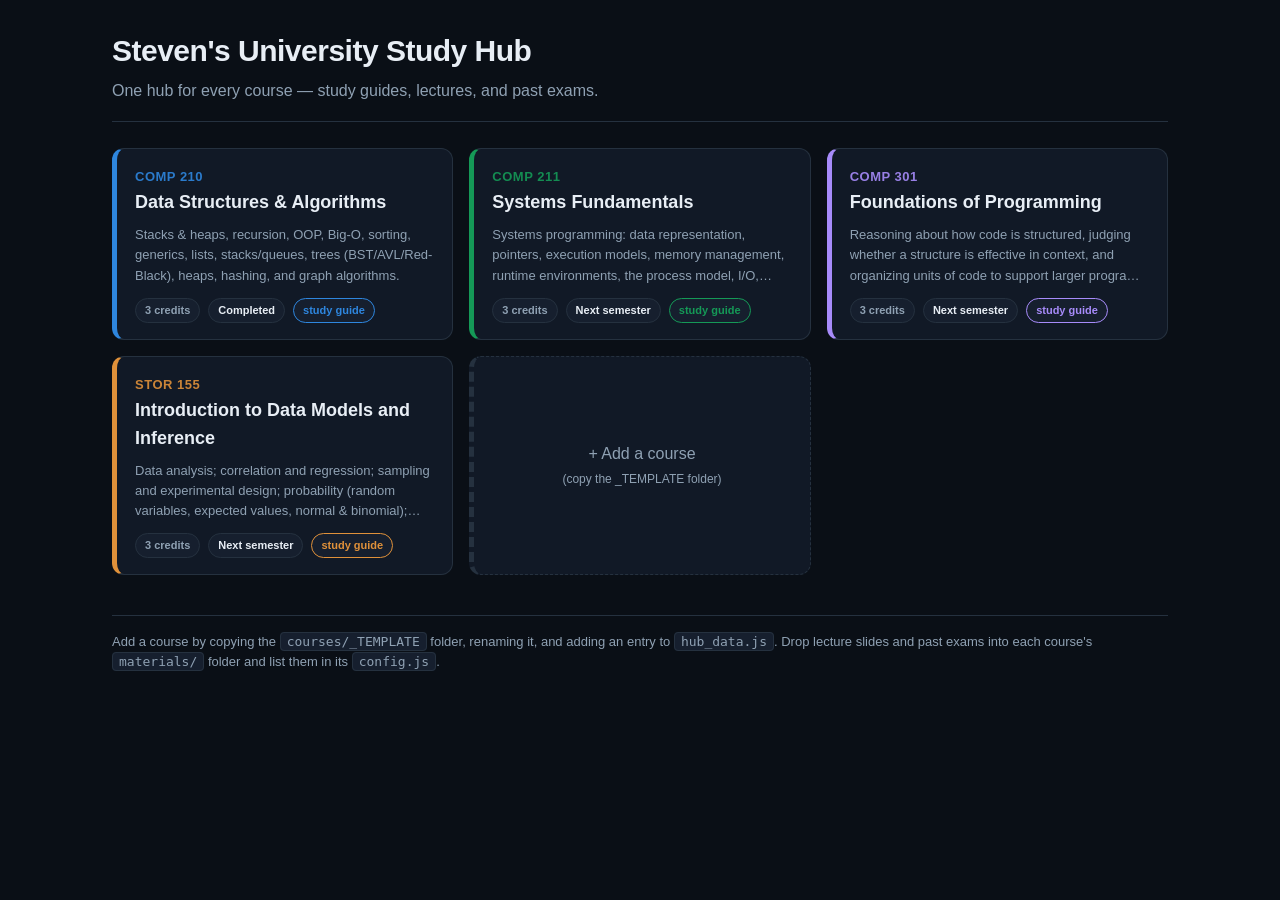
<file: index.html>
<!DOCTYPE html>
<html lang="en">
<head>
<meta charset="UTF-8">
<meta name="viewport" content="width=device-width, initial-scale=1.0">
<title>Steven's University Study Hub</title>
<link rel="stylesheet" href="shared/hub.css">
</head>
<body>
<div class="wrap">
  <div class="hub-header">
    <h1 id="hub-title">Study Hub</h1>
    <p id="hub-sub"></p>
  </div>
  <div class="grid" id="course-grid"></div>
  <div class="footer">
    Add a course by copying the <code>courses/_TEMPLATE</code> folder, renaming it, and adding an entry to <code>hub_data.js</code>.
    Drop lecture slides and past exams into each course's <code>materials/</code> folder and list them in its <code>config.js</code>.
  </div>
</div>
<script src="hub_data.js"></script>
<script>
  document.getElementById('hub-title').textContent = (HUB.student ? HUB.student + "'s " : "") + "University Study Hub";
  document.getElementById('hub-sub').textContent = HUB.subtitle || "";
  const grid = document.getElementById('course-grid');
  HUB.courses.forEach(c => {
    const a = document.createElement('a');
    a.className = 'course-card';
    a.href = 'courses/' + c.slug + '/course.html';
    a.style.borderLeftColor = c.color || 'var(--accent)';
    a.innerHTML =
      '<div class="code" style="color:' + (c.color||'var(--accent2)') + '">' + c.code + '</div>' +
      '<div class="title">' + c.title + '</div>' +
      '<div class="desc">' + (c.desc||'') + '</div>' +
      '<div class="meta"><span class="pill">' + c.credits + ' credits</span>' +
      '<span class="pill term">' + (c.term||'') + '</span>' +
      (c.guide ? '<span class="pill" style="border-color:' + (c.color||'var(--accent)') + ';color:' + (c.color||'var(--accent2)') + '">study guide</span>' : '') +
      '</div>';
    grid.appendChild(a);
  });
  // "add a course" card
  const add = document.createElement('a');
  add.className = 'course-card add-card';
  add.href = 'courses/_TEMPLATE/course.html';
  add.innerHTML = '<div>+ Add a course<br><span style="font-size:12px">(copy the _TEMPLATE folder)</span></div>';
  grid.appendChild(add);
</script>
</body>
</html>
</file>
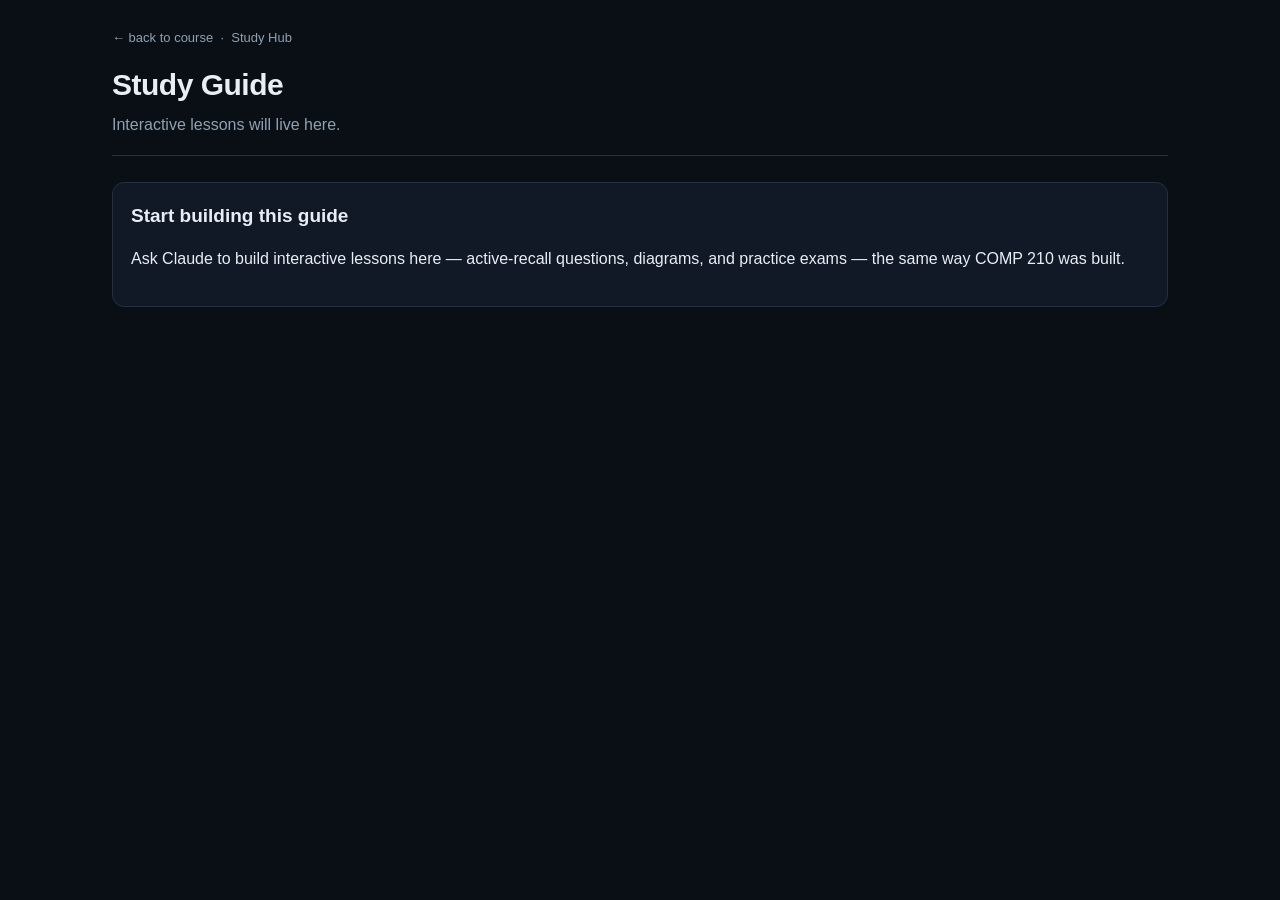
<file: courses/_TEMPLATE/guide/index.html>
<!DOCTYPE html>
<html lang="en">
<head>
<meta charset="UTF-8">
<meta name="viewport" content="width=device-width, initial-scale=1.0">
<title>Study Guide</title>
<link rel="stylesheet" href="../../../shared/hub.css">
</head>
<body>
<div class="wrap">
  <div class="crumb"><a href="../course.html">← back to course</a> &nbsp;·&nbsp; <a href="../../../index.html">Study Hub</a></div>
  <div class="hub-header"><h1>Study Guide</h1><p>Interactive lessons will live here.</p></div>
  <div class="card">
    <h2>Start building this guide</h2>
    <p>Ask Claude to build interactive lessons here — active-recall questions, diagrams, and practice exams — the same way COMP 210 was built.</p>
  </div>
</div>
</body>
</html>
</file>
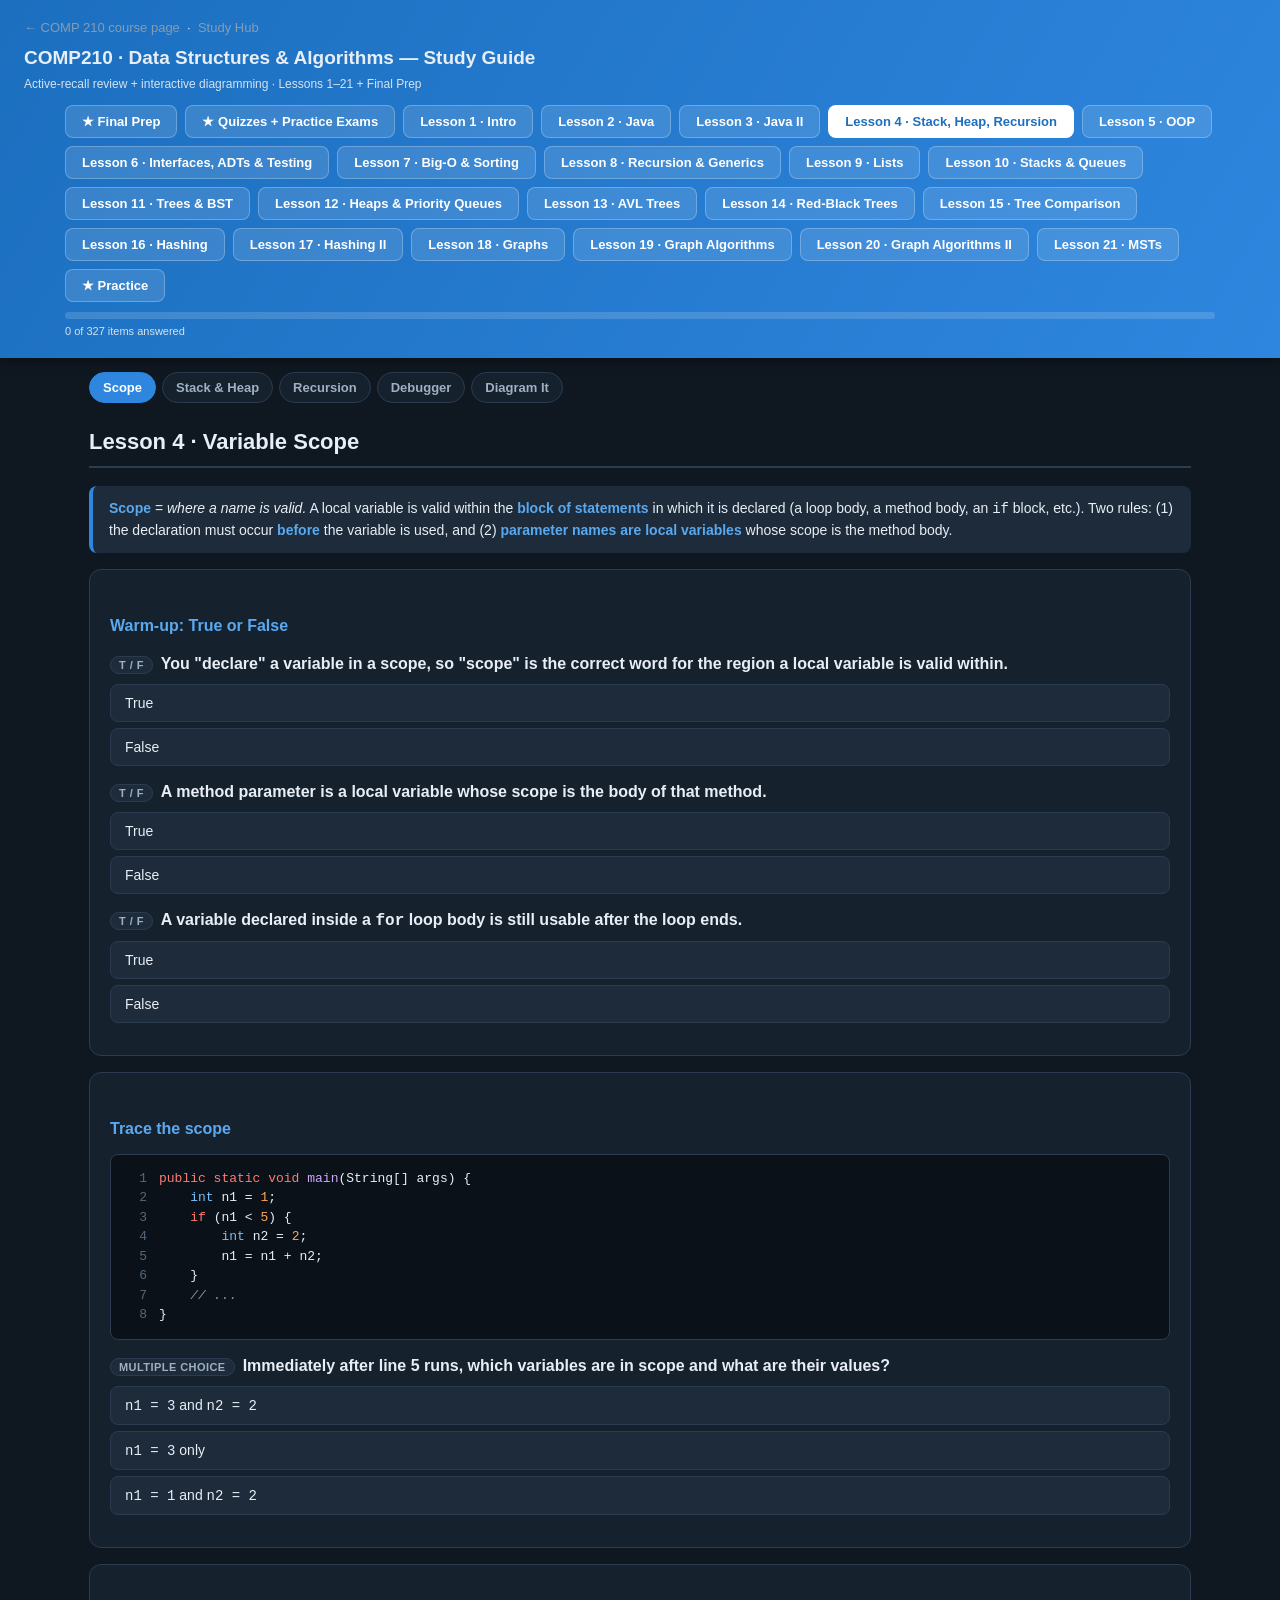
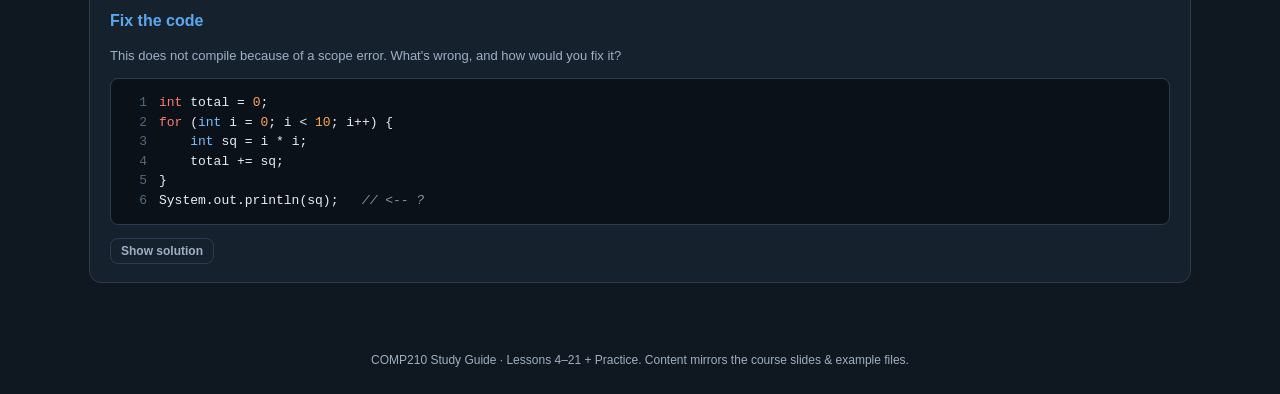
<file: courses/COMP210/guide/index.html>
<!DOCTYPE html>
<html lang="en">
<head>
<meta charset="UTF-8">
<meta name="viewport" content="width=device-width, initial-scale=1.0">
<title>COMP210 Study Guide — Data Structures &amp; Algorithms</title>
<style>
  :root{
    --bg:#0f1720; --panel:#16212e; --panel2:#1d2b3a; --ink:#e8eef5; --muted:#9fb0c3;
    --line:#2b3c50; --green:#159957; --green-d:#0f7a44; --red:#c0392b; --amber:#d68910;
    --blue:#2e86de; --accent:#5aa9f0; --heap:#8e44ad; --stack:#2e86de;
    --brand:#2e86de; --brand-d:#1c6fbf;
  }
  *{box-sizing:border-box}
  body{margin:0;font-family:-apple-system,BlinkMacSystemFont,"Segoe UI",Roboto,Helvetica,Arial,sans-serif;
    background:var(--bg);color:var(--ink);line-height:1.5}
  header{background:linear-gradient(120deg,#1c6fbf,#2e86de);padding:18px 24px;position:sticky;top:0;z-index:30;
    box-shadow:0 2px 12px rgba(0,0,0,.4)}
  header h1{margin:0;font-size:19px}
  header p{margin:3px 0 0;font-size:12px;opacity:.9}
  .lesson-bar{display:flex;flex-wrap:wrap;gap:8px;max-width:1150px;margin:12px auto 0}
  .lesson-bar button{background:rgba(255,255,255,.12);color:#fff;border:1px solid rgba(255,255,255,.25);
    padding:8px 16px;border-radius:8px;cursor:pointer;font-size:13px;font-weight:700}
  .lesson-bar button.active{background:#fff;color:var(--brand-d)}
  .lesson-bar button:disabled{opacity:.45;cursor:not-allowed}
  .progress-wrap{max-width:1150px;margin:10px auto 0;background:rgba(255,255,255,.15);border-radius:8px;height:7px;overflow:hidden}
  .progress-bar{height:100%;background:#fff;width:0;transition:width .3s}
  .progress-txt{font-size:11px;opacity:.9;margin-top:4px;max-width:1150px;margin-left:auto;margin-right:auto}
  nav.topics{display:flex;flex-wrap:wrap;gap:6px;max-width:1150px;margin:14px auto 0;padding:0 24px}
  nav.topics button{background:var(--panel);color:var(--muted);border:1px solid var(--line);padding:7px 13px;
    border-radius:20px;cursor:pointer;font-size:13px;font-weight:600}
  nav.topics button.active{background:var(--brand);color:#fff;border-color:var(--brand)}
  main{max-width:1150px;margin:0 auto;padding:22px 24px}
  .lesson{display:none}
  .lesson.active{display:block}
  .topic{display:none;animation:fade .3s}
  .topic.active{display:block}
  @keyframes fade{from{opacity:0;transform:translateY(6px)}to{opacity:1}}
  h2{font-size:22px;border-bottom:2px solid var(--line);padding-bottom:8px;margin-top:0}
  h3{color:var(--accent);font-size:16px;margin:26px 0 8px}
  .card{background:var(--panel);border:1px solid var(--line);border-radius:12px;padding:18px 20px;margin:16px 0}
  .concept{background:var(--panel2);border-left:4px solid var(--brand);border-radius:8px;padding:12px 16px;margin:12px 0;font-size:14px}
  .concept b{color:var(--accent)}
  code,pre{font-family:"SF Mono",Menlo,Consolas,monospace}
  pre{background:#0b1119;border:1px solid var(--line);border-radius:8px;padding:14px;overflow-x:auto;font-size:13px;
    line-height:1.5;position:relative}
  pre .ln{color:#54687e;user-select:none;display:inline-block;width:22px;text-align:right;margin-right:12px}
  .kw{color:#ff7b72}.ty{color:#79c0ff}.st{color:#a5d6ff}.cm{color:#8b949e;font-style:italic}.fn{color:#d2a8ff}.nm{color:#ffa657}
  .q{margin:14px 0}
  .q .prompt{font-weight:600;margin-bottom:8px}
  .q .prompt .tag{font-size:11px;background:var(--panel2);color:var(--muted);border:1px solid var(--line);
    padding:2px 8px;border-radius:10px;margin-right:8px;font-weight:600;text-transform:uppercase;letter-spacing:.04em}
  .opt{display:block;width:100%;text-align:left;background:var(--panel2);color:var(--ink);border:1px solid var(--line);
    border-radius:8px;padding:10px 14px;margin:6px 0;cursor:pointer;font-size:14px;transition:.15s}
  .opt:hover{border-color:var(--green)}
  .opt.correct{background:rgba(21,153,87,.25);border-color:var(--green)}
  .opt.wrong{background:rgba(192,57,43,.22);border-color:var(--red)}
  .opt.disabled{cursor:default;opacity:.85}
  .fb{font-size:13px;margin-top:8px;padding:10px 12px;border-radius:8px;display:none}
  .fb.show{display:block}
  .fb.ok{background:rgba(21,153,87,.18);border:1px solid var(--green)}
  .fb.no{background:rgba(192,57,43,.15);border:1px solid var(--red)}
  input[type=text],textarea{width:100%;background:#0b1119;color:var(--ink);border:1px solid var(--line);
    border-radius:8px;padding:9px 12px;font-family:"SF Mono",Menlo,monospace;font-size:13px}
  textarea{min-height:120px;resize:vertical}
  .btn{background:var(--brand);color:#fff;border:none;border-radius:8px;padding:9px 16px;cursor:pointer;font-weight:600;font-size:13px}
  .btn:hover{background:var(--brand-d)}
  .btn.ghost{background:transparent;border:1px solid var(--line);color:var(--muted)}
  .btn.ghost:hover{border-color:var(--brand);color:var(--ink)}
  .btn.small{padding:5px 10px;font-size:12px}
  .reveal{display:none;margin-top:10px}
  .reveal.show{display:block}
  .fillblank{display:inline-block;width:180px;margin:0 4px}
  .fillblank.sm{width:120px}.fillblank.lg{width:340px}
  .toolbar{display:flex;flex-wrap:wrap;gap:8px;align-items:center;margin:10px 0}
  .mem{display:grid;grid-template-columns:1fr 1fr;gap:16px;margin-top:12px}
  .mem-col{background:#0b1119;border:1px solid var(--line);border-radius:10px;padding:12px;min-height:240px}
  .mem-col h4{margin:0 0 10px;text-align:center;font-size:14px;letter-spacing:.05em}
  .mem-col.stack h4{color:var(--stack)}.mem-col.heap h4{color:var(--heap)}
  .frame{background:rgba(46,134,222,.12);border:1px solid var(--stack);border-radius:8px;padding:8px 10px;margin:8px 0;font-size:13px}
  .frame .fname{font-weight:700;color:var(--stack);border-bottom:1px dashed var(--line);padding-bottom:4px;margin-bottom:6px;
    display:flex;justify-content:space-between;align-items:center}
  .frame .var{display:flex;justify-content:space-between;font-family:"SF Mono",monospace;padding:2px 0}
  .frame .var .val{color:var(--accent)}
  .frame .var .ptr{color:var(--heap)}
  .obj{background:rgba(142,68,173,.14);border:1px solid var(--heap);border-radius:8px;padding:8px 10px;margin:8px 0;font-size:13px}
  .obj .addr{font-family:"SF Mono",monospace;color:var(--heap);font-weight:700;font-size:12px}
  .obj .content{font-family:"SF Mono",monospace;margin-top:4px;white-space:pre-wrap}
  .step-desc{background:var(--panel2);border-radius:8px;padding:10px 14px;font-size:14px;margin-top:12px;min-height:44px}
  .step-desc b{color:var(--accent)}
  .del-x{background:none;border:none;color:var(--muted);cursor:pointer;font-size:14px}
  .del-x:hover{color:var(--red)}
  select{background:#0b1119;color:var(--ink);border:1px solid var(--line);border-radius:8px;padding:8px 10px;font-size:13px}
  .muted{color:var(--muted);font-size:13px}
  table.match{width:100%;border-collapse:collapse;margin-top:8px}
  table.match td{padding:6px;vertical-align:top}
  .match-term{background:var(--panel2);border:1px solid var(--line);border-radius:8px;padding:10px;font-weight:600;font-size:14px}
  .match-def{width:100%}
  table.cmp{width:100%;border-collapse:collapse;margin:4px 0 12px;font-size:14px}
  table.cmp th,table.cmp td{border:1px solid var(--line);padding:8px 10px;text-align:left}
  table.cmp th{background:var(--panel2);font-weight:700}
  .score-badge{font-size:12px;color:var(--muted)}
  .order-item{display:flex;align-items:center;justify-content:space-between;background:var(--panel2);
    border:1px solid var(--line);border-radius:8px;padding:10px 12px;margin:6px 0;font-size:14px}
  .order-item.correct{border-color:var(--green);background:rgba(21,153,87,.18)}
  .order-item.wrong{border-color:var(--red);background:rgba(192,57,43,.15)}
  .order-item .num{color:var(--muted);font-weight:700;margin-right:10px;min-width:18px}
  .order-btns button{background:var(--panel);border:1px solid var(--line);color:var(--ink);border-radius:6px;
    cursor:pointer;padding:2px 9px;font-size:14px;margin-left:4px}
  .order-btns button:hover{border-color:var(--green)}
  footer{text-align:center;color:var(--muted);font-size:12px;padding:30px}
  kbd{background:var(--panel2);border:1px solid var(--line);border-radius:4px;padding:1px 6px;font-size:12px}
  .two{display:grid;grid-template-columns:1fr 1fr;gap:16px}
  @media(max-width:780px){.two,.mem{grid-template-columns:1fr}}
</style>
</head>
<body>
<header>
  <p style="margin:0 0 6px;font-size:13px"><a href="../course.html" style="color:#8fa1b3;text-decoration:none">← COMP 210 course page</a> &nbsp;·&nbsp; <a href="../../../index.html" style="color:#8fa1b3;text-decoration:none">Study Hub</a></p>
  <h1>COMP210 · Data Structures &amp; Algorithms — Study Guide</h1>
  <p>Active-recall review + interactive diagramming · Lessons 1–21 + Final Prep</p>
  <div class="lesson-bar">
    <button data-l="lfinal" onclick="showLesson('lfinal',this)">★ Final Prep</button>
    <button data-l="lquiz" onclick="showLesson('lquiz',this)">★ Quizzes + Practice Exams</button>
    <button data-l="l1" onclick="showLesson('l1',this)">Lesson 1 · Intro</button>
    <button data-l="l2" onclick="showLesson('l2',this)">Lesson 2 · Java</button>
    <button data-l="l3" onclick="showLesson('l3',this)">Lesson 3 · Java II</button>
    <button data-l="l4" class="active" onclick="showLesson('l4',this)">Lesson 4 · Stack, Heap, Recursion</button>
    <button data-l="l5" onclick="showLesson('l5',this)">Lesson 5 · OOP</button>
    <button data-l="l6" onclick="showLesson('l6',this)">Lesson 6 · Interfaces, ADTs &amp; Testing</button>
    <button data-l="l7" onclick="showLesson('l7',this)">Lesson 7 · Big-O &amp; Sorting</button>
    <button data-l="l8" onclick="showLesson('l8',this)">Lesson 8 · Recursion &amp; Generics</button>
    <button data-l="l9" onclick="showLesson('l9',this)">Lesson 9 · Lists</button>
    <button data-l="l10" onclick="showLesson('l10',this)">Lesson 10 · Stacks &amp; Queues</button>
    <button data-l="l11" onclick="showLesson('l11',this)">Lesson 11 · Trees &amp; BST</button>
    <button data-l="l12" onclick="showLesson('l12',this)">Lesson 12 · Heaps &amp; Priority Queues</button>
    <button data-l="l13" onclick="showLesson('l13',this)">Lesson 13 · AVL Trees</button>
    <button data-l="l14" onclick="showLesson('l14',this)">Lesson 14 · Red-Black Trees</button>
    <button data-l="l15" onclick="showLesson('l15',this)">Lesson 15 · Tree Comparison</button>
    <button data-l="l16" onclick="showLesson('l16',this)">Lesson 16 · Hashing</button>
    <button data-l="l17" onclick="showLesson('l17',this)">Lesson 17 · Hashing II</button>
    <button data-l="l18" onclick="showLesson('l18',this)">Lesson 18 · Graphs</button>
    <button data-l="l19" onclick="showLesson('l19',this)">Lesson 19 · Graph Algorithms</button>
    <button data-l="l20" onclick="showLesson('l20',this)">Lesson 20 · Graph Algorithms II</button>
    <button data-l="l21" onclick="showLesson('l21',this)">Lesson 21 · MSTs</button>
    <button data-l="practice" onclick="showLesson('practice',this)">★ Practice</button>
  </div>
  <div class="progress-wrap"><div class="progress-bar" id="pbar"></div></div>
  <div class="progress-txt" id="ptxt">0 items answered</div>
</header>

<!-- ======================= LESSON 4 =========================== -->
<div class="lesson active" id="l4">
<nav class="topics">
  <button class="active" onclick="showTopic(this,'l4-scope')">Scope</button>
  <button onclick="showTopic(this,'l4-memory')">Stack &amp; Heap</button>
  <button onclick="showTopic(this,'l4-recursion')">Recursion</button>
  <button onclick="showTopic(this,'l4-debugger')">Debugger</button>
  <button onclick="showTopic(this,'l4-diagram')">Diagram It</button>
</nav>
<main>

  <section class="topic active" id="l4-scope">
    <h2>Lesson 4 · Variable Scope</h2>
    <div class="concept"><b>Scope</b> = <i>where a name is valid.</i> A local variable is valid within the <b>block of statements</b> in which it is declared (a loop body, a method body, an <code>if</code> block, etc.). Two rules: (1) the declaration must occur <b>before</b> the variable is used, and (2) <b>parameter names are local variables</b> whose scope is the method body.</div>
    <div class="card">
      <h3>Warm-up: True or False</h3>
      <div class="q" data-tf="F">
        <div class="prompt"><span class="tag">T / F</span>You "declare" a variable in a scope, so "scope" is the correct word for the region a local variable is valid within.</div>
        <button class="opt" data-v="T">True</button><button class="opt" data-v="F">False</button>
        <div class="fb">Your practice quiz caught this exact nuance. A variable is valid within the <b>block of statements</b> (the block) where it's declared — "scope" names the concept, but the region itself is the block. You don't "declare in a scope."</div>
      </div>
      <div class="q" data-tf="T">
        <div class="prompt"><span class="tag">T / F</span>A method parameter is a local variable whose scope is the body of that method.</div>
        <button class="opt" data-v="T">True</button><button class="opt" data-v="F">False</button>
        <div class="fb">Parameters behave exactly like locals declared at the top of the method body.</div>
      </div>
      <div class="q" data-tf="F">
        <div class="prompt"><span class="tag">T / F</span>A variable declared inside a <code>for</code> loop body is still usable after the loop ends.</div>
        <button class="opt" data-v="T">True</button><button class="opt" data-v="F">False</button>
        <div class="fb">It falls out of scope when the block ends — the compiler will reject any use afterward.</div>
      </div>
    </div>
    <div class="card">
      <h3>Trace the scope</h3>
      <pre><span class="ln">1</span><span class="kw">public static void</span> <span class="fn">main</span>(String[] args) {
<span class="ln">2</span>    <span class="ty">int</span> n1 = <span class="nm">1</span>;
<span class="ln">3</span>    <span class="kw">if</span> (n1 &lt; <span class="nm">5</span>) {
<span class="ln">4</span>        <span class="ty">int</span> n2 = <span class="nm">2</span>;
<span class="ln">5</span>        n1 = n1 + n2;
<span class="ln">6</span>    }
<span class="ln">7</span>    <span class="cm">// ...</span>
<span class="ln">8</span>}</pre>
      <div class="q" data-mc="1">
        <div class="prompt"><span class="tag">Multiple choice</span>Immediately after line 5 runs, which variables are in scope and what are their values?</div>
        <button class="opt" data-i="0"><code>n1 = 3</code> and <code>n2 = 2</code></button>
        <button class="opt" data-i="1"><code>n1 = 3</code> only</button>
        <button class="opt" data-i="2"><code>n1 = 1</code> and <code>n2 = 2</code></button>
        <div class="fb">On line 5 both are alive: <code>n1</code> becomes <code>1+2 = 3</code>, and <code>n2 = 2</code> is still in scope inside the <code>if</code> block. <b>After line 6</b>, <code>n2</code> is gone and only <code>n1 = 3</code> remains.</div>
      </div>
    </div>
    <div class="card">
      <h3>Fix the code</h3>
      <p class="muted">This does not compile because of a scope error. What's wrong, and how would you fix it?</p>
      <pre><span class="ln">1</span><span class="kw">int</span> total = <span class="nm">0</span>;
<span class="ln">2</span><span class="kw">for</span> (<span class="ty">int</span> i = <span class="nm">0</span>; i &lt; <span class="nm">10</span>; i++) {
<span class="ln">3</span>    <span class="ty">int</span> sq = i * i;
<span class="ln">4</span>    total += sq;
<span class="ln">5</span>}
<span class="ln">6</span>System.out.println(sq);   <span class="cm">// &lt;-- ?</span></pre>
      <button class="btn ghost small" onclick="toggleReveal(this)">Show solution</button>
      <div class="reveal"><div class="concept"><code>sq</code> is declared inside the loop body (line 3), so its scope ends at line 5. Line 6 is outside that block → <code>sq</code> is undefined there → compile error. <b>Fix:</b> declare <code>sq</code> before the loop if you need it afterward, or print it inside the loop. Note <code>i</code> has the same problem — its scope is the loop header + body only.</div></div>
    </div>
  </section>

  <section class="topic" id="l4-memory">
    <h2>Lesson 4 · Stack &amp; Heap Memory</h2>
    <div class="concept">The JVM splits memory into two regions. <b>Call Stack</b> — holds local-variable (and parameter) values for the currently executing methods, arranged like a LIFO stack. <b>Heap</b> — large general memory where the <b>objects themselves</b> live, organized by address. A primitive's value on the stack is its <b>simple value</b>; an object variable's value on the stack is the object's <b>address on the heap</b> (e.g. <code>@835</code>).</div>
    <div class="card">
      <h3>Concept check</h3>
      <table class="match" id="match-mem">
        <tr><td class="match-term">Heap</td><td><select class="match-def"><option value="">— choose —</option><option value="obj">Objects (arrays, Strings, instances)</option><option value="loc">Local variable &amp; parameter values</option></select></td></tr>
        <tr><td class="match-term">Stack</td><td><select class="match-def"><option value="">— choose —</option><option value="obj">Objects (arrays, Strings, instances)</option><option value="loc">Local variable &amp; parameter values</option></select></td></tr>
      </table>
      <button class="btn small" style="margin-top:8px" onclick="checkMatch('match-mem','fb-match-mem',['obj','loc'])">Check</button>
      <div class="fb" id="fb-match-mem"></div>
      <div class="q" data-tf="T" style="margin-top:18px">
        <div class="prompt"><span class="tag">T / F</span>When you store an array in a local variable, the stack frame holds the array's <b>address</b>, not the array's elements.</div>
        <button class="opt" data-v="T">True</button><button class="opt" data-v="F">False</button>
        <div class="fb">Primitives store their value directly; object/array references store a heap address. The elements live on the heap.</div>
      </div>
      <div class="q" data-mc="0">
        <div class="prompt"><span class="tag">Multiple choice</span>What does the Garbage Collector do?</div>
        <button class="opt" data-i="0">Removes heap objects that no longer have any variable pointing to them</button>
        <button class="opt" data-i="1">Pops the top frame off the call stack when a method returns</button>
        <button class="opt" data-i="2">Compiles <code>.java</code> files into bytecode</button>
        <div class="fb">If an object on the heap loses all references, the GC reclaims that memory. Popping frames is the stack's normal behavior, not GC.</div>
      </div>
      <div class="q" data-mc="0">
        <div class="prompt"><span class="tag">Multiple choice</span>Why does the JVM partition memory into stack and heap?</div>
        <button class="opt" data-i="0">To use only the space that's needed (space complexity) and speed things up (time complexity)</button>
        <button class="opt" data-i="1">Because Java requires exactly two threads</button>
        <button class="opt" data-i="2">So primitives and objects can never be used together</button>
        <div class="fb">Straight from the slides: partitioning targets both space and time efficiency.</div>
      </div>
    </div>
    <div class="card">
      <h3>Vocabulary: Call Frame</h3>
      <div class="concept"><b>Call frame</b> — the memory where local variables for a currently executing method live. When a method is <b>called</b>, a new frame is <b>pushed</b>; locals are added as declared and removed as they fall out of scope. When a method <b>returns</b>, its frame is <b>popped</b> and execution resumes in the caller.</div>
      <div class="q" data-tf="F">
        <div class="prompt"><span class="tag">T / F</span>The call stack behaves like a queue: first frame pushed is the first removed (FIFO).</div>
        <button class="opt" data-v="T">True</button><button class="opt" data-v="F">False</button>
        <div class="fb">The stack is <b>LIFO</b> — last in, first out. The most recently called method returns first. (Push/pop, not enqueue/dequeue.)</div>
      </div>
    </div>
    <p class="muted">➡ Practice drawing memory in the <b>Diagram It</b> tab.</p>
  </section>

  <section class="topic" id="l4-recursion">
    <h2>Lesson 4 · Recursion</h2>
    <div class="concept"><b>Recursive function</b> — a function that calls itself within its own body to break a task into smaller subproblems. Its body has <b>base case(s)</b> and <b>recursive case(s)</b>.<br>
    <b>Recursive call</b> — when a method calls itself. &nbsp; <b>Base case</b> — a branch that does <b>not</b> make a recursive call (stops it). &nbsp; <b>Recursive case</b> — a branch that <b>does</b> make a recursive call (moves toward the base case).</div>
    <div class="card">
      <h3>Match the term to its definition</h3>
      <table class="match" id="match-rec">
        <tr><td class="match-term">Recursive Call</td><td><select class="match-def"><option value="">— choose —</option><option value="a">When a method calls itself</option><option value="b">A function that calls itself to break a task into smaller subproblems</option><option value="c">A branch that does NOT make a recursive call</option><option value="d">A branch that DOES make a recursive call</option></select></td></tr>
        <tr><td class="match-term">Recursive Function</td><td><select class="match-def"><option value="">— choose —</option><option value="a">When a method calls itself</option><option value="b">A function that calls itself to break a task into smaller subproblems</option><option value="c">A branch that does NOT make a recursive call</option><option value="d">A branch that DOES make a recursive call</option></select></td></tr>
        <tr><td class="match-term">Base Case</td><td><select class="match-def"><option value="">— choose —</option><option value="a">When a method calls itself</option><option value="b">A function that calls itself to break a task into smaller subproblems</option><option value="c">A branch that does NOT make a recursive call</option><option value="d">A branch that DOES make a recursive call</option></select></td></tr>
        <tr><td class="match-term">Recursive Case</td><td><select class="match-def"><option value="">— choose —</option><option value="a">When a method calls itself</option><option value="b">A function that calls itself to break a task into smaller subproblems</option><option value="c">A branch that does NOT make a recursive call</option><option value="d">A branch that DOES make a recursive call</option></select></td></tr>
      </table>
      <button class="btn small" style="margin-top:8px" onclick="checkMatch('match-rec','fb-match-rec',['a','b','c','d'])">Check</button>
      <div class="fb" id="fb-match-rec"></div>
    </div>
    <div class="card">
      <h3>Write the code</h3>
      <p>Write a recursive static method <code>factorial</code> that takes a non-negative <code>int n</code> and returns <code>n!</code> (product of 1..n, with <code>0! = 1</code>). Assume valid input.</p>
      <textarea placeholder="public static int factorial(int n) {&#10;    // your code&#10;}"></textarea>
      <div class="toolbar"><button class="btn ghost small" onclick="toggleReveal(this)">Show solution</button><span class="muted">Type it first, then compare.</span></div>
      <div class="reveal">
<pre><span class="kw">public static</span> <span class="ty">int</span> <span class="fn">factorial</span>(<span class="ty">int</span> n) {
    <span class="cm">// Base case</span>
    <span class="kw">if</span> (n == <span class="nm">0</span>) <span class="kw">return</span> <span class="nm">1</span>;
    <span class="cm">// Recursive case</span>
    <span class="kw">return</span> n * <span class="fn">factorial</span>(n - <span class="nm">1</span>);
}</pre>
        <div class="concept">Exactly <code>Factorial.java</code> from your L4 examples. Base case <code>n == 0 → 1</code> stops the recursion; each recursive call reduces <code>n</code> by 1.</div>
      </div>
    </div>
    <div class="card">
      <h3>Fix the code</h3>
      <p class="muted">This factorial has a bug. What happens when you run it, and why?</p>
      <pre><span class="ln">1</span><span class="kw">public static</span> <span class="ty">int</span> <span class="fn">factorial</span>(<span class="ty">int</span> n) {
<span class="ln">2</span>    <span class="kw">return</span> n * <span class="fn">factorial</span>(n - <span class="nm">1</span>);
<span class="ln">3</span>}</pre>
      <div class="q" data-mc="1">
        <div class="prompt"><span class="tag">Multiple choice</span>Pick the correct diagnosis + fix.</div>
        <button class="opt" data-i="0">Returns 0 for every input; fix by starting the product at 1.</button>
        <button class="opt" data-i="1">No base case, so it recurses forever → <code>StackOverflowError</code>. Fix: add <code>if (n == 0) return 1;</code> at the top.</button>
        <button class="opt" data-i="2">It works fine; nothing to fix.</button>
        <div class="fb">Every recursive method needs a base case. Without one, each call pushes a new frame and none returns → the call stack overflows.</div>
      </div>
    </div>
    <div class="card">
      <h3>Divide &amp; Conquer — trace <code>recur(4)</code></h3>
      <p class="muted">The exact snippet from your practice quiz. A <b>divide-and-conquer</b> algorithm breaks a problem into subproblems, solves each, and combines the results.</p>
<pre><span class="kw">public static</span> <span class="ty">long</span> <span class="fn">recur</span>(<span class="ty">int</span> n) {
    <span class="kw">if</span> (n &lt;= <span class="nm">1</span>) <span class="kw">return</span> <span class="nm">2</span>;
    <span class="kw">return</span> <span class="fn">recur</span>(n - <span class="nm">1</span>) * <span class="fn">recur</span>(n - <span class="nm">1</span>);
}</pre>
      <div class="q">
        <div class="prompt"><span class="tag">Fill in</span>Total new stack frames pushed when calling <code>recur(4)</code>:
          <input type="text" class="fillblank sm" data-answer="15" placeholder="?"><button class="btn small" onclick="checkFill(this)">Check</button></div>
        <div class="fb">Count every call: <code>recur(4)</code>=1, <code>recur(3)</code>=2, <code>recur(2)</code>=4, <code>recur(1)</code>=8 → <b>1+2+4+8 = 15</b>.</div>
      </div>
      <div class="q">
        <div class="prompt"><span class="tag">Fill in</span>Its return value:
          <input type="text" class="fillblank sm" data-answer="256" placeholder="?"><button class="btn small" onclick="checkFill(this)">Check</button></div>
        <div class="fb"><code>recur(1)=2</code> → <code>recur(2)=4</code> → <code>recur(3)=16</code> → <code>recur(4)=16*16 =</code> <b>256</b>.</div>
      </div>
    </div>
    <div class="card">
      <h3>Iteration vs. Recursion — True or False</h3>
      <div class="q" data-tf="T">
        <div class="prompt"><span class="tag">T / F</span>Recursive solutions generally use more memory than iterative ones because each call creates a new stack frame.</div>
        <button class="opt" data-v="T">True</button><button class="opt" data-v="F">False</button>
        <div class="fb">True — every recursive call adds a frame. The trade-off: recursion is often more elegant/readable and fits recursively-structured data.</div>
      </div>
    </div>
  </section>

  <section class="topic" id="l4-debugger">
    <h2>Lesson 4 · The Debugger</h2>
    <div class="concept">A debugger lets you <b>find/fix bugs, inspect internal state, trace execution, and change behavior</b> — with small overhead. Core controls: <b>Breakpoints</b>, Run/Debug, Resume, Pause, Stop, Rerun, and the three "Step" commands below.</div>
    <div class="card">
      <h3>Match each step command to what it does</h3>
      <table class="match" id="match-dbg">
        <tr><td class="match-term">Step Over</td><td><select class="match-def"><option value="">— choose —</option><option value="over">Move to the next line in the same file (run any called method without stopping inside it)</option><option value="out">Finish the current function and return to the parent function</option><option value="into">Move to the next line that executes, potentially inside a called function</option></select></td></tr>
        <tr><td class="match-term">Step Out</td><td><select class="match-def"><option value="">— choose —</option><option value="over">Move to the next line in the same file (run any called method without stopping inside it)</option><option value="out">Finish the current function and return to the parent function</option><option value="into">Move to the next line that executes, potentially inside a called function</option></select></td></tr>
        <tr><td class="match-term">Step Into</td><td><select class="match-def"><option value="">— choose —</option><option value="over">Move to the next line in the same file (run any called method without stopping inside it)</option><option value="out">Finish the current function and return to the parent function</option><option value="into">Move to the next line that executes, potentially inside a called function</option></select></td></tr>
      </table>
      <button class="btn small" style="margin-top:8px" onclick="checkMatch('match-dbg','fb-match-dbg',['over','out','into'])">Check</button>
      <div class="fb" id="fb-match-dbg"></div>
    </div>
    <div class="card">
      <h3>Scenario</h3>
      <pre><span class="ln">1</span><span class="kw">public static void</span> <span class="fn">main</span>(String[] args) {
<span class="ln">2</span>    <span class="ty">int</span> course = <span class="nm">210</span>;
<span class="ln">3</span>    <span class="kw">if</span> (<span class="fn">check</span>(course)) {
<span class="ln">4</span>        <span class="fn">process</span>(course);
<span class="ln">5</span>    }
<span class="ln">6</span>}</pre>
      <p class="muted">(From <code>CourseChecker.java</code>.) You're paused on line 3, about to evaluate <code>check(course)</code>.</p>
      <div class="q" data-mc="0">
        <div class="prompt"><span class="tag">Multiple choice</span>You want to watch what happens <b>inside</b> <code>check</code>. Which command?</div>
        <button class="opt" data-i="0">Step Into</button><button class="opt" data-i="1">Step Over</button><button class="opt" data-i="2">Step Out</button>
        <div class="fb">Step Into enters the called method. Step Over would run <code>check</code> to completion and stop on the next line of <code>main</code>.</div>
      </div>
      <div class="q" data-mc="1">
        <div class="prompt"><span class="tag">Multiple choice</span>You've stepped into <code>check</code> but it's fine. Fastest way back to <code>main</code>?</div>
        <button class="opt" data-i="0">Step Into</button><button class="opt" data-i="1">Step Out</button><button class="opt" data-i="2">Rerun</button>
        <div class="fb">Step Out finishes the current method and drops you back in the caller (<code>main</code>).</div>
      </div>
      <div class="q" data-tf="T">
        <div class="prompt"><span class="tag">T / F</span>A <b>breakpoint</b> tells the debugger to pause execution when it reaches that line so you can inspect state.</div>
        <button class="opt" data-v="T">True</button><button class="opt" data-v="F">False</button>
        <div class="fb">Right — set a breakpoint, run in debug mode, execution pauses there. Many IDEs let you <kbd>Alt</kbd>+click to evaluate any expression.</div>
      </div>
    </div>
  </section>

  <section class="topic" id="l4-diagram">
    <h2>Lesson 4 · Diagram It — Stack &amp; Heap</h2>
    <div class="concept">Diagramming stack &amp; heap is a core exam skill. Use <b>Guided Step-Through</b> to learn the pattern, then <b>Build Your Own</b> to draw a trace yourself and reveal the answer.</div>
    <div class="toolbar">
      <button class="btn" id="mode-guided" onclick="setDiagMode('guided')">▶ Guided Step-Through</button>
      <button class="btn ghost" id="mode-build" onclick="setDiagMode('build')">✎ Build Your Own</button>
    </div>
    <div id="guided-panel">
      <div class="card">
        <div class="toolbar"><label class="muted">Program:</label><select id="prog-select" onchange="loadProgram()"></select></div>
        <div class="two">
          <pre id="prog-code" style="margin:0"></pre>
          <div class="mem">
            <div class="mem-col stack"><h4>▮ CALL STACK</h4><div id="g-stack"></div></div>
            <div class="mem-col heap"><h4>▮ HEAP</h4><div id="g-heap"></div></div>
          </div>
        </div>
        <div class="step-desc" id="g-desc"></div>
        <div class="toolbar" style="justify-content:space-between">
          <div><button class="btn ghost small" onclick="stepGuided(-1)">◀ Back</button>
          <button class="btn small" onclick="stepGuided(1)">Next ▶</button>
          <button class="btn ghost small" onclick="resetGuided()">⟲ Restart</button></div>
          <span class="score-badge" id="g-counter"></span>
        </div>
      </div>
    </div>
    <div id="build-panel" style="display:none">
      <div class="card">
        <div class="toolbar"><label class="muted">Exercise:</label><select id="build-select"></select>
          <button class="btn ghost small" onclick="toggleBuildAnswer()">Reveal correct diagram</button>
          <button class="btn ghost small" onclick="clearBuild()">Clear my diagram</button></div>
        <pre id="build-code" style="margin-top:0"></pre>
        <p class="muted">Build the state at the moment described. Add frames (with locals) to the stack, and objects to the heap. Then reveal to compare.</p>
        <div class="mem">
          <div class="mem-col stack"><h4>▮ YOUR CALL STACK</h4><div id="b-stack"></div>
            <div class="toolbar"><input type="text" id="b-frame-name" placeholder="frame name e.g. main" style="flex:1"><button class="btn small" onclick="addFrame()">+ Frame</button></div></div>
          <div class="mem-col heap"><h4>▮ YOUR HEAP</h4><div id="b-heap"></div>
            <div class="toolbar"><input type="text" id="b-obj-addr" placeholder="@addr" style="width:80px"><input type="text" id="b-obj-body" placeholder='contents' style="flex:1"><button class="btn small" onclick="addObj()">+ Object</button></div></div>
        </div>
        <div id="build-answer" class="reveal">
          <h3>Reference diagram</h3>
          <div class="mem"><div class="mem-col stack"><h4>▮ CALL STACK</h4><div id="ba-stack"></div></div>
          <div class="mem-col heap"><h4>▮ HEAP</h4><div id="ba-heap"></div></div></div>
          <div class="step-desc" id="ba-note"></div>
        </div>
      </div>
    </div>
  </section>
</main>
</div>

<!-- ======================= LESSON 5 =========================== -->
<div class="lesson" id="l5">
<nav class="topics">
  <button class="active" onclick="showTopic(this,'l5-why')">Why OOP</button>
  <button onclick="showTopic(this,'l5-anatomy')">Anatomy of a Class</button>
  <button onclick="showTopic(this,'l5-members')">Instance vs Class</button>
  <button onclick="showTopic(this,'l5-objects')">Objects &amp; is-a</button>
  <button onclick="showTopic(this,'l5-accessors')">Getters &amp; Setters</button>
  <button onclick="showTopic(this,'l5-diagram')">Diagram It</button>
</nav>
<main>

  <section class="topic active" id="l5-why">
    <h2>Lesson 5 · Why OOP?</h2>
    <div class="concept"><b>OOP flips responsibility.</b> In the non-OO <code>TriangleStats</code>, six loose doubles represent a triangle and the caller must pass them around and keep them valid. OOP formalizes that collective meaning as an <b>object</b>. <b>Encapsulation</b>: the object exposes ways to query properties and invoke behavior while <b>hiding the details</b>. The onus moves to the <i>class developer</i> to implement/validate; the <i>application developer</i> just uses the public methods.</div>
    <div class="card">
      <h3>Fill in the blanks — the factory metaphor</h3>
      <p><input type="text" class="fillblank" data-answer="classes" placeholder="?"> are like factories, and
      <input type="text" class="fillblank" data-answer="objects" placeholder="?"> are what the factory builds.</p>
      <button class="btn small" onclick="checkFillGroup(this)">Check both</button>
      <div class="fb">Straight from your quiz &amp; slide 26. A <b>class</b> is the blueprint/factory; each <b>object</b> (instance) is a product built from it, defined by the values of its fields (its <b>state</b>).</div>
    </div>
    <div class="card">
      <h3>Non-OO vs OO</h3>
      <div class="two">
        <div><p class="muted">Non-OO (<code>nonOop/TriangleStats.java</code>)</p>
<pre><span class="kw">public static</span> String <span class="fn">triangleCategory</span>(
   <span class="ty">double</span> pointAX, <span class="ty">double</span> pointAY,
   <span class="ty">double</span> pointBX, <span class="ty">double</span> pointBY,
   <span class="ty">double</span> pointCX, <span class="ty">double</span> pointCY){...}</pre></div>
        <div><p class="muted">OO (<code>oop/Triangle.java</code>)</p>
<pre>Triangle t = <span class="kw">new</span> <span class="fn">Triangle</span>(0,0, 2,3, 4,0);
t.<span class="fn">category</span>();
t.<span class="fn">perimeter</span>();</pre></div>
      </div>
      <div class="q" data-mc="2">
        <div class="prompt"><span class="tag">Multiple choice</span>What is the main advantage of the OO version?</div>
        <button class="opt" data-i="0">It runs in fewer CPU cycles guaranteed.</button>
        <button class="opt" data-i="1">It removes the need for a constructor.</button>
        <button class="opt" data-i="2">The triangle's data + validation are bundled into one abstraction, so callers can't misuse loose coordinates.</button>
        <div class="fb">OOP groups the related data and the code that guards it. The caller works with a valid <code>Triangle</code> object instead of juggling six independent doubles.</div>
      </div>
      <div class="q" data-tf="T">
        <div class="prompt"><span class="tag">T / F</span>An <b>epsilon bound</b> (e.g. <code>&lt; 0.001</code>) is used to compare side lengths because computers can't always represent base-10 floating-point values exactly.</div>
        <button class="opt" data-v="T">True</button><button class="opt" data-v="F">False</button>
        <div class="fb">True — e.g. <code>0.1 + 0.2</code> is <code>0.30000000000000004</code>. If two values are within a small epsilon, treat them as equal.</div>
      </div>
    </div>
    <div class="card">
      <h3>Vocabulary</h3>
      <div class="q" data-mc="1">
        <div class="prompt"><span class="tag">Multiple choice</span>A <b>helper class</b> is…</div>
        <button class="opt" data-i="0">Any class marked <code>private</code>.</button>
        <button class="opt" data-i="1">A class with no <code>main</code> method — it can't be run directly and is used by other programs (e.g. <code>Triangle</code>, <code>Point</code>).</button>
        <button class="opt" data-i="2">A class that only contains static fields.</button>
        <div class="fb">Slide 25: a helper class has no <code>main</code>, so it can't be executed on its own; it's a reusable building block.</div>
      </div>
    </div>
  </section>

  <section class="topic" id="l5-anatomy">
    <h2>Lesson 5 · Anatomy of a Class</h2>
    <div class="concept">Build a class in four steps: <b>(1)</b> declare the class, <b>(2)</b> declare its <b>fields</b> (private, named with a leading <code>_</code>, floating outside any method, kept at the top), <b>(3)</b> define a <b>constructor</b>, <b>(4)</b> define <b>methods</b> (public for the API, private for helpers).</div>
    <div class="card">
      <h3>Ordering — components top-to-bottom in a class file</h3>
      <p class="muted">This is the quiz's ordering question. Use ▲ / ▼ to arrange, then check.</p>
      <div id="order-class"></div>
      <button class="btn small" style="margin-top:8px" onclick="checkOrder()">Check order</button>
      <div class="fb" id="fb-order-class"></div>
    </div>
    <div class="card">
      <h3>Constructor rules</h3>
      <pre><span class="kw">public</span> <span class="fn">Triangle</span>(<span class="ty">double</span> ax, <span class="ty">double</span> ay, ...) {
    <span class="fn">validatePoints</span>(ax, ay, bx, by, cx, cy);
    _ax = ax;  <span class="cm">// same as this._ax = ax;</span>
    _ay = ay;
    <span class="cm">// ...</span>
}</pre>
      <div class="q" data-mc="1">
        <div class="prompt"><span class="tag">Multiple choice</span>Which statement about constructors is correct?</div>
        <button class="opt" data-i="0">Its name can be anything, but it must declare a return type.</button>
        <button class="opt" data-i="1">Its name must match the class name and it has no return type (not even <code>void</code>).</button>
        <button class="opt" data-i="2">It must be declared <code>static</code>.</button>
        <div class="fb">Slide 12: the constructor's name matches the class, has no return value, and takes whatever it needs to set the fields as parameters.</div>
      </div>
      <div class="q" data-tf="T">
        <div class="prompt"><span class="tag">T / F</span>Inside a constructor or instance method, <code>this</code> refers to the current instance, and can be implied when there's no name conflict.</div>
        <button class="opt" data-v="T">True</button><button class="opt" data-v="F">False</button>
        <div class="fb"><code>_ax = ax;</code> is shorthand for <code>this._ax = ax;</code>. You need explicit <code>this</code> only to resolve a naming conflict.</div>
      </div>
      <div class="q">
        <div class="prompt"><span class="tag">Fill in</span>To create a new instance you use the
          <input type="text" class="fillblank sm" data-answer="new" placeholder="?"> keyword to call the constructor.
          <button class="btn small" onclick="checkFill(this)">Check</button></div>
        <div class="fb"><code>Triangle t = <b>new</b> Triangle(0.0, 2.0, 3.0, 4.0, 0.0, 3.0);</code> — the result is a reference to the new object.</div>
      </div>
    </div>
    <div class="card">
      <h3>Write a class</h3>
      <p>Write the <code>Point</code> class from <code>oop/Point.java</code>: two private double fields <code>_x</code>, <code>_y</code>, a constructor taking <code>x, y</code>, and a <code>distanceTo(Point other)</code> method.</p>
      <textarea placeholder="public class Point {&#10;    // fields, constructor, method&#10;}"></textarea>
      <div class="toolbar"><button class="btn ghost small" onclick="toggleReveal(this)">Show solution</button></div>
      <div class="reveal">
<pre><span class="kw">public class</span> <span class="ty">Point</span> {
    <span class="kw">private</span> <span class="ty">double</span> _x;
    <span class="kw">private</span> <span class="ty">double</span> _y;

    <span class="kw">public</span> <span class="fn">Point</span>(<span class="ty">double</span> x, <span class="ty">double</span> y) {
        _x = x;
        _y = y;
    }

    <span class="kw">public</span> <span class="ty">double</span> <span class="fn">distanceTo</span>(Point other) {
        <span class="kw">return</span> Math.sqrt(Math.pow(other._x - _x, 2)
                       + Math.pow(other._y - _y, 2));
    }
}</pre>
        <div class="concept">Note an object <b>can</b> access another object's private fields <i>when they're the same class</i> (<code>other._x</code>) — privacy is class-level, not object-level.</div>
      </div>
    </div>
  </section>

  <section class="topic" id="l5-members">
    <h2>Lesson 5 · Instance vs. Class Members</h2>
    <div class="concept"><b>Instance</b> fields/methods belong to <b>each object</b> — every instance has its own memory, and instance methods run on a specific instance (they can use <code>this</code>). <b>Class</b> (static) fields/methods belong to <b>the class itself</b> — shared by all instances, accessible without creating an object, and static methods have <b>no <code>this</code></b>.</div>
    <div class="card">
      <h3>Sort each into instance vs. class</h3>
      <table class="match" id="match-static">
        <tr><td class="match-term"><code>private double _ax;</code></td><td><select class="match-def"><option value="">— choose —</option><option value="inst">Instance member</option><option value="cls">Class (static) member</option></select></td></tr>
        <tr><td class="match-term"><code>private static final double SIDE_EPSILON = 0.001;</code></td><td><select class="match-def"><option value="">— choose —</option><option value="inst">Instance member</option><option value="cls">Class (static) member</option></select></td></tr>
        <tr><td class="match-term"><code>public String category() { ... }</code></td><td><select class="match-def"><option value="">— choose —</option><option value="inst">Instance member</option><option value="cls">Class (static) member</option></select></td></tr>
        <tr><td class="match-term"><code>private static boolean closeEnough(...) { ... }</code></td><td><select class="match-def"><option value="">— choose —</option><option value="inst">Instance member</option><option value="cls">Class (static) member</option></select></td></tr>
      </table>
      <button class="btn small" style="margin-top:8px" onclick="checkMatch('match-static','fb-match-static',['inst','cls','inst','cls'])">Check</button>
      <div class="fb" id="fb-match-static"></div>
    </div>
    <div class="card">
      <div class="q" data-tf="F">
        <div class="prompt"><span class="tag">T / F</span>A <code>static</code> (class) method can use the keyword <code>this</code>.</div>
        <button class="opt" data-v="T">True</button><button class="opt" data-v="F">False</button>
        <div class="fb">False — static methods aren't called on any particular instance, so there is no <code>this</code> (slide 19).</div>
      </div>
      <div class="q" data-tf="T">
        <div class="prompt"><span class="tag">T / F</span>Class fields and methods are accessible <b>without</b> instantiating the class, while instance members are only accessible after you create an object.</div>
        <button class="opt" data-v="T">True</button><button class="opt" data-v="F">False</button>
        <div class="fb">Slide 22 — static members belong to the class; instance members require an instance.</div>
      </div>
      <div class="q" data-mc="2">
        <div class="prompt"><span class="tag">Multiple choice</span>From <b>outside</b> the class, how do you call a class (static) method <code>numSides</code> on <code>Triangle</code>?</div>
        <button class="opt" data-i="0"><code>numSides()</code></button>
        <button class="opt" data-i="1"><code>t.numSides()</code></button>
        <button class="opt" data-i="2"><code>Triangle.numSides()</code></button>
        <div class="fb">Slide 20 — outside the class, static methods are called on the <b>class name</b>: <code>Triangle.numSides()</code>. The capital-T tells you it's a class, not an object. Inside the class you can just write <code>numSides()</code>.</div>
      </div>
    </div>
  </section>

  <section class="topic" id="l5-objects">
    <h2>Lesson 5 · Objects, <code>is-a</code>, Object &amp; null</h2>
    <div class="concept"><b>Object</b> is the universal reference type — every class is automatically a subclass of <code>Object</code>. An object has an <b>is-a</b> relationship with three things, so a reference can be typed as any of them. <b>null</b> is the universal reference value — any class variable can hold <code>null</code>.</div>
    <div class="card">
      <h3>Fill in — the three is-a relationships</h3>
      <p class="muted">This is the quiz question you flagged. All three blanks:</p>
      <p>An object has an is-a relationship with its own
        <input type="text" class="fillblank sm" data-answer="class" placeholder="?">, any
        <input type="text" class="fillblank sm" data-answer="interfaces" placeholder="?"> (plural) that its class implements, and any of its class'
        <input type="text" class="fillblank" data-answer="superclasses" placeholder="?">.</p>
      <button class="btn small" onclick="checkFillGroup(this)">Check all three</button>
      <div class="fb">Correct answers: <b>class</b>, <b>interfaces</b>, <b>superclasses</b> (slide 27). The grader's notes on your quiz were right — "interface" needed to be plural, and the third blank is "superclasses," not "object." Accepted spellings here also include "superclass".</div>
    </div>
    <div class="card">
      <h3>Typing by is-a</h3>
<pre>CartesianPoint p = <span class="kw">new</span> <span class="fn">CartesianPoint</span>(2.0, 5.0); <span class="cm">// own class</span>
Point       p = <span class="kw">new</span> <span class="fn">CartesianPoint</span>(2.0, 5.0); <span class="cm">// interface</span>
Object      p = <span class="kw">new</span> <span class="fn">CartesianPoint</span>(2.0, 5.0); <span class="cm">// superclass (Object)</span></pre>
      <div class="q" data-tf="T">
        <div class="prompt"><span class="tag">T / F</span>A name typed as <code>Object</code> can refer to an object of any type.</div>
        <button class="opt" data-v="T">True</button><button class="opt" data-v="F">False</button>
        <div class="fb">True — since every class is a subclass of <code>Object</code>, an <code>Object</code> reference can point to any instance.</div>
      </div>
      <div class="q" data-mc="0">
        <div class="prompt"><span class="tag">Multiple choice</span>Which is a valid value for <code>CartesianPoint p</code>?</div>
        <button class="opt" data-i="0"><code>CartesianPoint p = null;</code></button>
        <button class="opt" data-i="1"><code>CartesianPoint p = void;</code></button>
        <button class="opt" data-i="2"><code>CartesianPoint p = 0;</code></button>
        <div class="fb"><code>null</code> is the universal reference value — any reference-type variable can hold it (slide 28).</div>
      </div>
    </div>
    <div class="card">
      <h3>Class header — fix / write it</h3>
      <p>You have a class <code>Tomato</code> that implements interfaces <code>Vegetable</code> and <code>Fruit</code>. Write the class header (no curly brace needed):</p>
      <input type="text" class="fillblank lg" data-answer="public class Tomato implements Vegetable, Fruit" placeholder="public class ...">
      <button class="btn small" onclick="checkFill(this)">Check</button>
      <div class="fb">Answer: <code>public class Tomato implements Vegetable, Fruit</code> — multiple interfaces are comma-separated after <code>implements</code>. (Matches your quiz answer.)</div>
    </div>
  </section>

  <section class="topic" id="l5-accessors">
    <h2>Lesson 5 · Getters &amp; Setters (JavaBeans)</h2>
    <div class="concept">Because fields are <b>private</b>, a class exposes controlled access through <b>getter</b> (accessor) and <b>setter</b> (mutator) instance methods. Setters are also where you re-run validation before changing state.</div>
    <div class="card">
      <h3>Fill in — JavaBeans signatures</h3>
      <p>The JavaBeans getter signature is
        <input type="text" class="fillblank" data-answer="public T getP()" placeholder="?">
        while the setter signature is
        <input type="text" class="fillblank lg" data-answer="public void setP(T value)" placeholder="?">.</p>
      <button class="btn small" onclick="checkFillGroup(this)">Check both</button>
      <div class="fb">Answers: <code>public T getP()</code> and <code>public void setP(T value)</code> (slide 16). A getter returns the field's type (<code>T</code>) and takes no args; a setter returns <code>void</code> and takes the new value.</div>
    </div>
    <div class="card">
      <h3>Real example from <code>Triangle</code></h3>
<pre><span class="kw">public</span> <span class="ty">double</span>[] <span class="fn">getPoints</span>() {
    <span class="ty">double</span>[] points = {_ax, _ay, _bx, _by, _cx, _cy};
    <span class="kw">return</span> points;
}

<span class="kw">public void</span> <span class="fn">setA</span>(<span class="ty">double</span> ax, <span class="ty">double</span> ay) {
    <span class="fn">validatePoints</span>(ax, ay, _bx, _by, _cx, _cy);
    _ax = ax;
    _ay = ay;
}</pre>
      <div class="q" data-mc="1">
        <div class="prompt"><span class="tag">Multiple choice</span>Why does <code>setA</code> call <code>validatePoints</code> before assigning?</div>
        <button class="opt" data-i="0">To make the method run faster.</button>
        <button class="opt" data-i="1">So the object stays in a valid state — the class developer guards its invariants on every change.</button>
        <button class="opt" data-i="2">Because setters are required to return a boolean.</button>
        <div class="fb">Encapsulation puts validation in the setter, so no caller can push the object into an invalid state.</div>
      </div>
      <div class="q" data-tf="F">
        <div class="prompt"><span class="tag">T / F</span>Getters and setters should be declared <code>static</code>.</div>
        <button class="opt" data-v="T">True</button><button class="opt" data-v="F">False</button>
        <div class="fb">False — they read/write a specific instance's fields, so they're <b>instance</b> methods (they use <code>this</code> implicitly).</div>
      </div>
    </div>
  </section>

  <section class="topic" id="l5-diagram">
    <h2>Lesson 5 · Diagram It — Objects on the Heap</h2>
    <div class="concept">Ties L4 memory to L5 objects: an object variable on the stack holds an <b>address</b>; the object's <b>instance fields live inside the object on the heap</b>. Composition means one object's field can point to <i>another</i> object. Step through the OOP <code>Triangle</code> being built from three <code>Point</code>s.</div>
    <div class="card">
      <div class="two">
        <pre id="l5-code" style="margin:0"></pre>
        <div class="mem">
          <div class="mem-col stack"><h4>▮ CALL STACK</h4><div id="l5g-stack"></div></div>
          <div class="mem-col heap"><h4>▮ HEAP</h4><div id="l5g-heap"></div></div>
        </div>
      </div>
      <div class="step-desc" id="l5g-desc"></div>
      <div class="toolbar" style="justify-content:space-between">
        <div><button class="btn ghost small" onclick="stepL5(-1)">◀ Back</button>
        <button class="btn small" onclick="stepL5(1)">Next ▶</button>
        <button class="btn ghost small" onclick="resetL5()">⟲ Restart</button></div>
        <span class="score-badge" id="l5g-counter"></span>
      </div>
    </div>
  </section>
</main>
</div>

<!-- === Lessons 6, 7, 9 & Practice injected by their modules === -->
<div class="lesson" id="lfinal"></div>
<div class="lesson" id="lquiz"></div>
<div class="lesson" id="l1"></div>
<div class="lesson" id="l2"></div>
<div class="lesson" id="l3"></div>
<div class="lesson" id="l6"></div>
<div class="lesson" id="l7"></div>
<div class="lesson" id="l8"></div>
<div class="lesson" id="l9"></div>
<div class="lesson" id="l10"></div>
<div class="lesson" id="l11"></div>
<div class="lesson" id="l12"></div>
<div class="lesson" id="l13"></div>
<div class="lesson" id="l14"></div>
<div class="lesson" id="l15"></div>
<div class="lesson" id="l16"></div>
<div class="lesson" id="l17"></div>
<div class="lesson" id="l18"></div>
<div class="lesson" id="l19"></div>
<div class="lesson" id="l20"></div>
<div class="lesson" id="l21"></div>
<div class="lesson" id="practice"></div>

<footer>COMP210 Study Guide · Lessons 4–21 + Practice. Content mirrors the course slides &amp; example files.</footer>

<script src="COMP210_Study_Guide_L1.js"></script>
<script src="COMP210_Study_Guide_L2.js"></script>
<script src="COMP210_Study_Guide_L3.js"></script>
<script src="COMP210_Study_Guide_L6.js"></script>
<script src="COMP210_Study_Guide_L7.js"></script>
<script src="COMP210_Study_Guide_L8.js"></script>
<script src="COMP210_Study_Guide_L9.js"></script>
<script src="COMP210_Study_Guide_L10.js"></script>
<script src="COMP210_Study_Guide_L11.js"></script>
<script src="COMP210_Study_Guide_L12.js"></script>
<script src="COMP210_Study_Guide_L13.js"></script>
<script src="COMP210_Study_Guide_L14.js"></script>
<script src="COMP210_Study_Guide_L15.js"></script>
<script src="COMP210_Study_Guide_L16.js"></script>
<script src="COMP210_Study_Guide_L17.js"></script>
<script src="COMP210_Study_Guide_L18.js"></script>
<script src="COMP210_Study_Guide_L19.js"></script>
<script src="COMP210_Study_Guide_L20.js"></script>
<script src="COMP210_Study_Guide_L21.js"></script>
<script src="COMP210_Study_Guide_Final.js"></script>
<script src="COMP210_Study_Guide_Quizzes.js"></script>
<script src="COMP210_Study_Guide_Practice.js"></script>
<script src="COMP210_Study_Guide.js"></script>
</body>
</html>
</file>
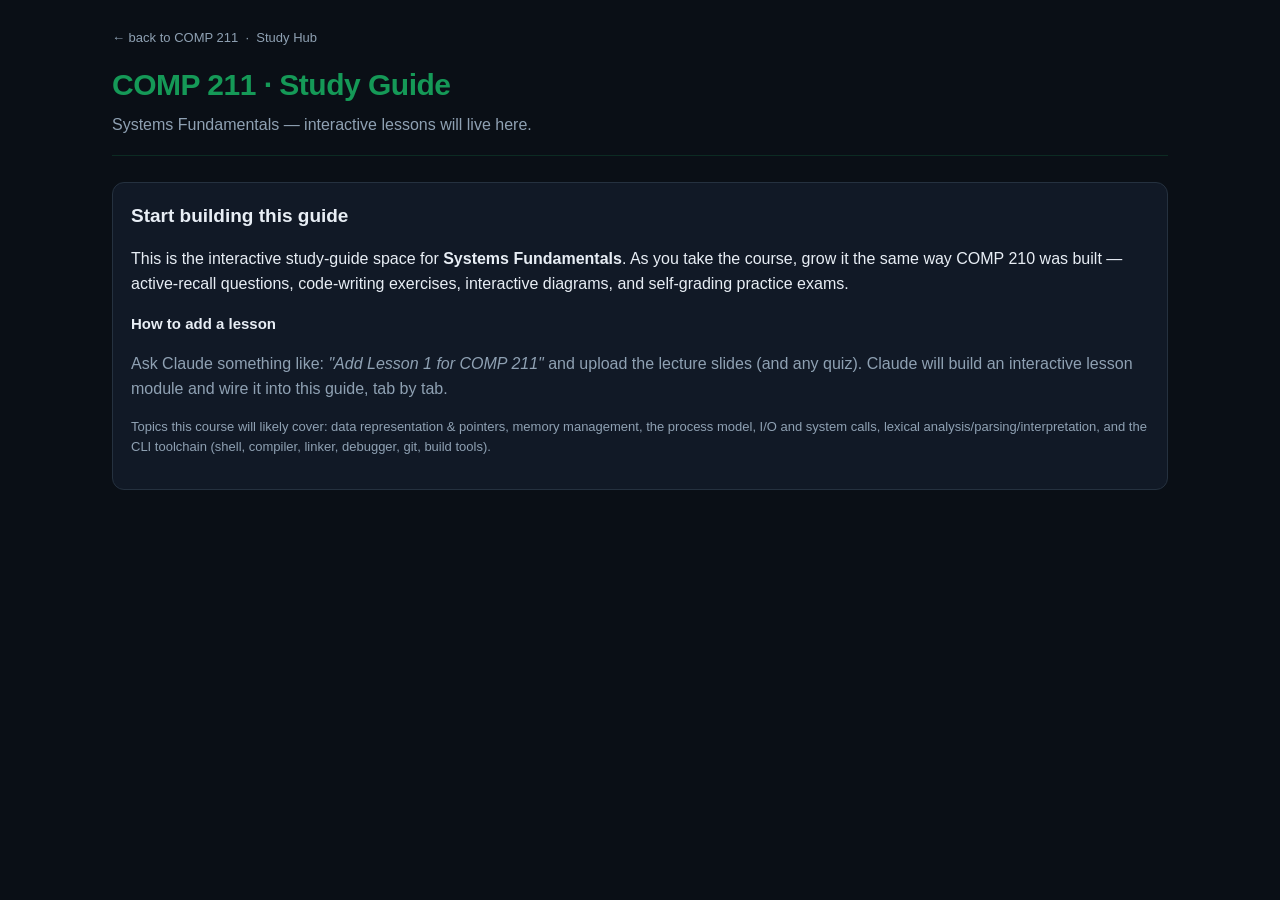
<file: courses/COMP211/guide/index.html>
<!DOCTYPE html>
<html lang="en">
<head>
<meta charset="UTF-8">
<meta name="viewport" content="width=device-width, initial-scale=1.0">
<title>COMP 211 · Study Guide</title>
<link rel="stylesheet" href="../../../shared/hub.css">
</head>
<body>
<div class="wrap">
  <div class="crumb"><a href="../course.html">← back to COMP 211</a> &nbsp;·&nbsp; <a href="../../../index.html">Study Hub</a></div>
  <div class="hub-header" style="border-bottom-color:#15995733">
    <h1 style="color:#159957">COMP 211 · Study Guide</h1>
    <p>Systems Fundamentals — interactive lessons will live here.</p>
  </div>
  <div class="card">
    <h2>Start building this guide</h2>
    <p>This is the interactive study-guide space for <b>Systems Fundamentals</b>. As you take the course, grow it the same way COMP 210 was built — active-recall questions, code-writing exercises, interactive diagrams, and self-grading practice exams.</p>
    <h3>How to add a lesson</h3>
    <p class="muted">Ask Claude something like: <i>"Add Lesson 1 for COMP 211"</i> and upload the lecture slides (and any quiz). Claude will build an interactive lesson module and wire it into this guide, tab by tab.</p>
    <p class="muted" style="font-size:13px">Topics this course will likely cover: data representation & pointers, memory management, the process model, I/O and system calls, lexical analysis/parsing/interpretation, and the CLI toolchain (shell, compiler, linker, debugger, git, build tools).</p>
  </div>
</div>
</body>
</html>
</file>
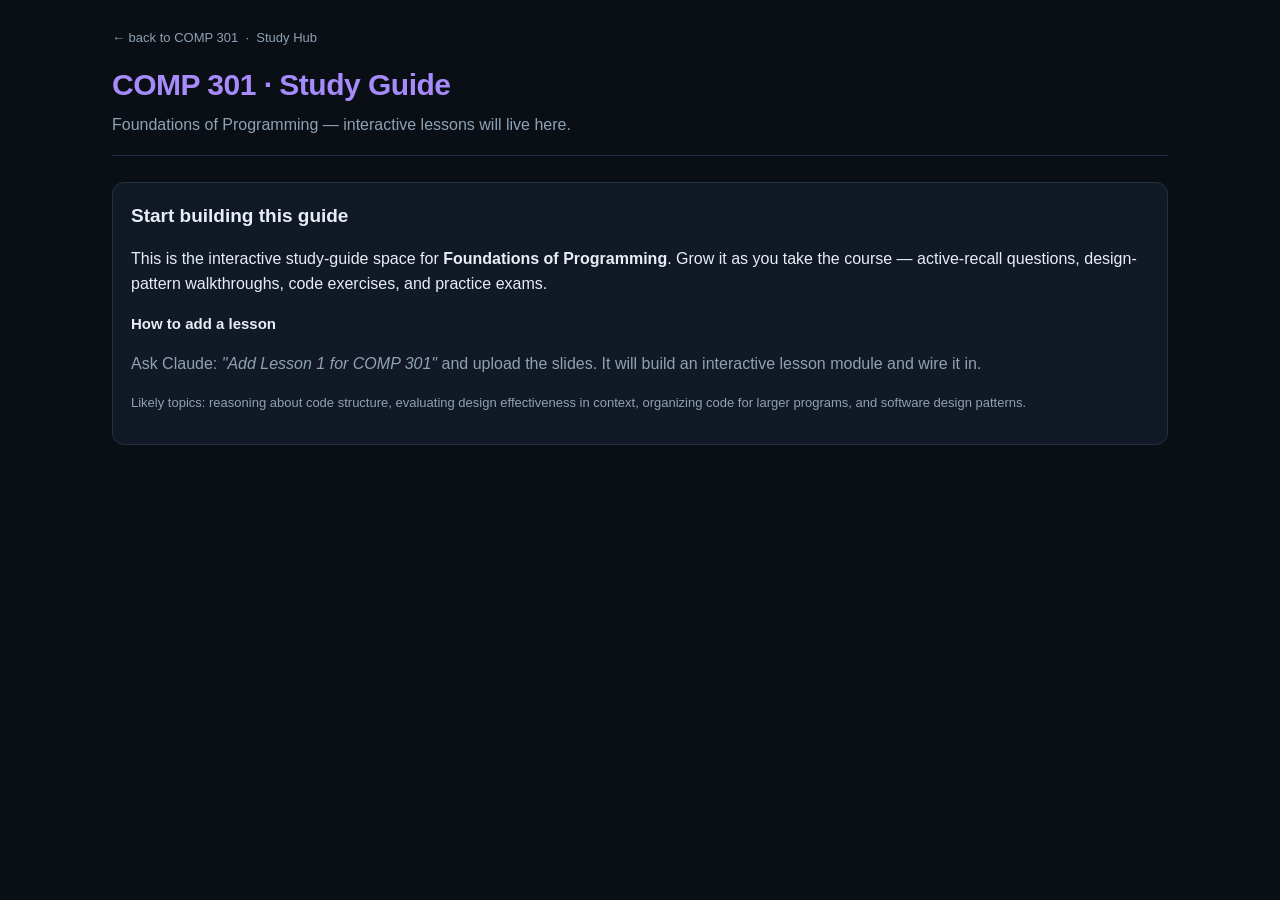
<file: courses/COMP301/guide/index.html>
<!DOCTYPE html>
<html lang="en">
<head>
<meta charset="UTF-8">
<meta name="viewport" content="width=device-width, initial-scale=1.0">
<title>COMP 301 · Study Guide</title>
<link rel="stylesheet" href="../../../shared/hub.css">
</head>
<body>
<div class="wrap">
  <div class="crumb"><a href="../course.html">← back to COMP 301</a> &nbsp;·&nbsp; <a href="../../../index.html">Study Hub</a></div>
  <div class="hub-header" style="border-bottom-color:#a78bfa33">
    <h1 style="color:#a78bfa">COMP 301 · Study Guide</h1>
    <p>Foundations of Programming — interactive lessons will live here.</p>
  </div>
  <div class="card">
    <h2>Start building this guide</h2>
    <p>This is the interactive study-guide space for <b>Foundations of Programming</b>. Grow it as you take the course — active-recall questions, design-pattern walkthroughs, code exercises, and practice exams.</p>
    <h3>How to add a lesson</h3>
    <p class="muted">Ask Claude: <i>"Add Lesson 1 for COMP 301"</i> and upload the slides. It will build an interactive lesson module and wire it in.</p>
    <p class="muted" style="font-size:13px">Likely topics: reasoning about code structure, evaluating design effectiveness in context, organizing code for larger programs, and software design patterns.</p>
  </div>
</div>
</body>
</html>
</file>
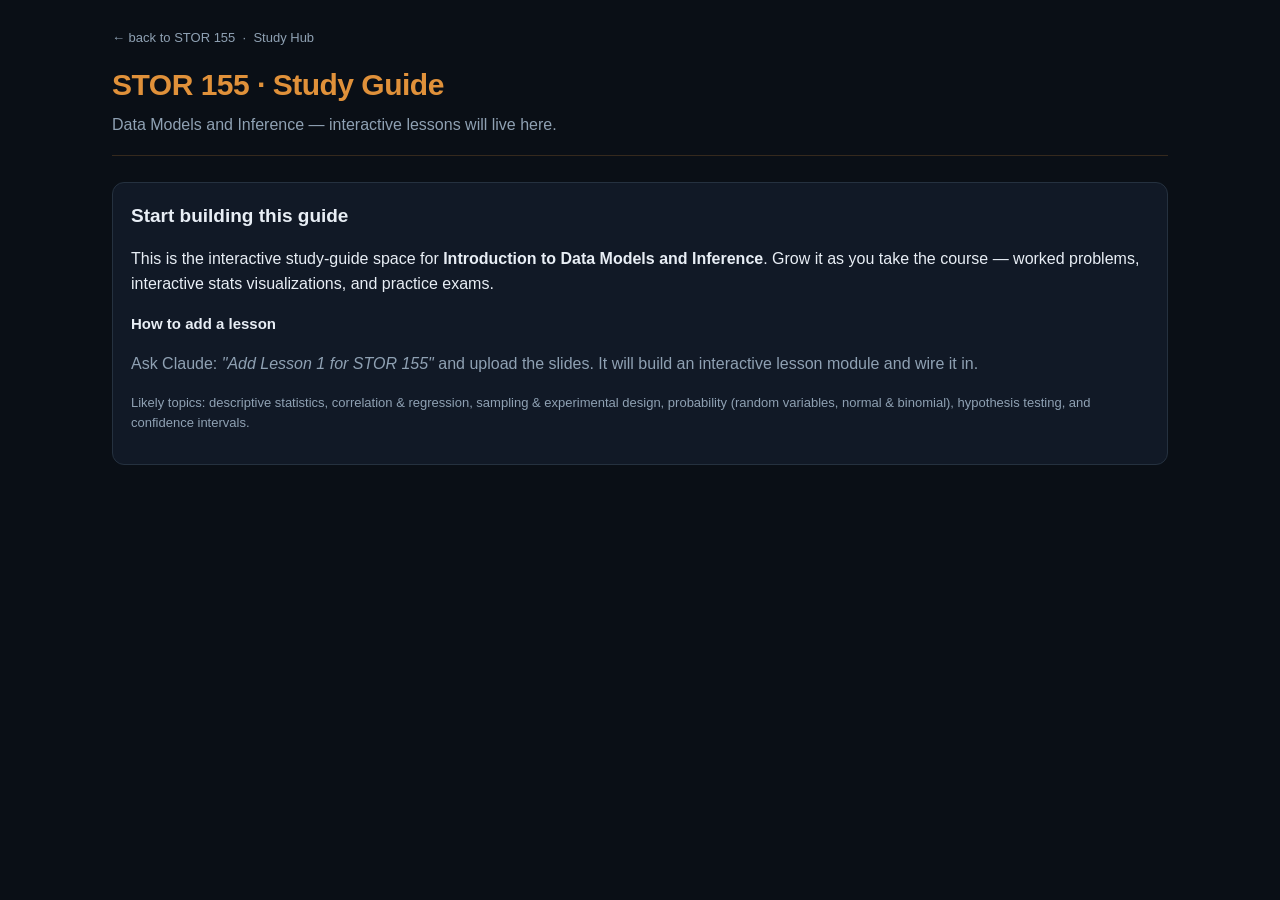
<file: courses/STOR155/guide/index.html>
<!DOCTYPE html>
<html lang="en">
<head>
<meta charset="UTF-8">
<meta name="viewport" content="width=device-width, initial-scale=1.0">
<title>STOR 155 · Study Guide</title>
<link rel="stylesheet" href="../../../shared/hub.css">
</head>
<body>
<div class="wrap">
  <div class="crumb"><a href="../course.html">← back to STOR 155</a> &nbsp;·&nbsp; <a href="../../../index.html">Study Hub</a></div>
  <div class="hub-header" style="border-bottom-color:#e0913a33">
    <h1 style="color:#e0913a">STOR 155 · Study Guide</h1>
    <p>Data Models and Inference — interactive lessons will live here.</p>
  </div>
  <div class="card">
    <h2>Start building this guide</h2>
    <p>This is the interactive study-guide space for <b>Introduction to Data Models and Inference</b>. Grow it as you take the course — worked problems, interactive stats visualizations, and practice exams.</p>
    <h3>How to add a lesson</h3>
    <p class="muted">Ask Claude: <i>"Add Lesson 1 for STOR 155"</i> and upload the slides. It will build an interactive lesson module and wire it in.</p>
    <p class="muted" style="font-size:13px">Likely topics: descriptive statistics, correlation & regression, sampling & experimental design, probability (random variables, normal & binomial), hypothesis testing, and confidence intervals.</p>
  </div>
</div>
</body>
</html>
</file>
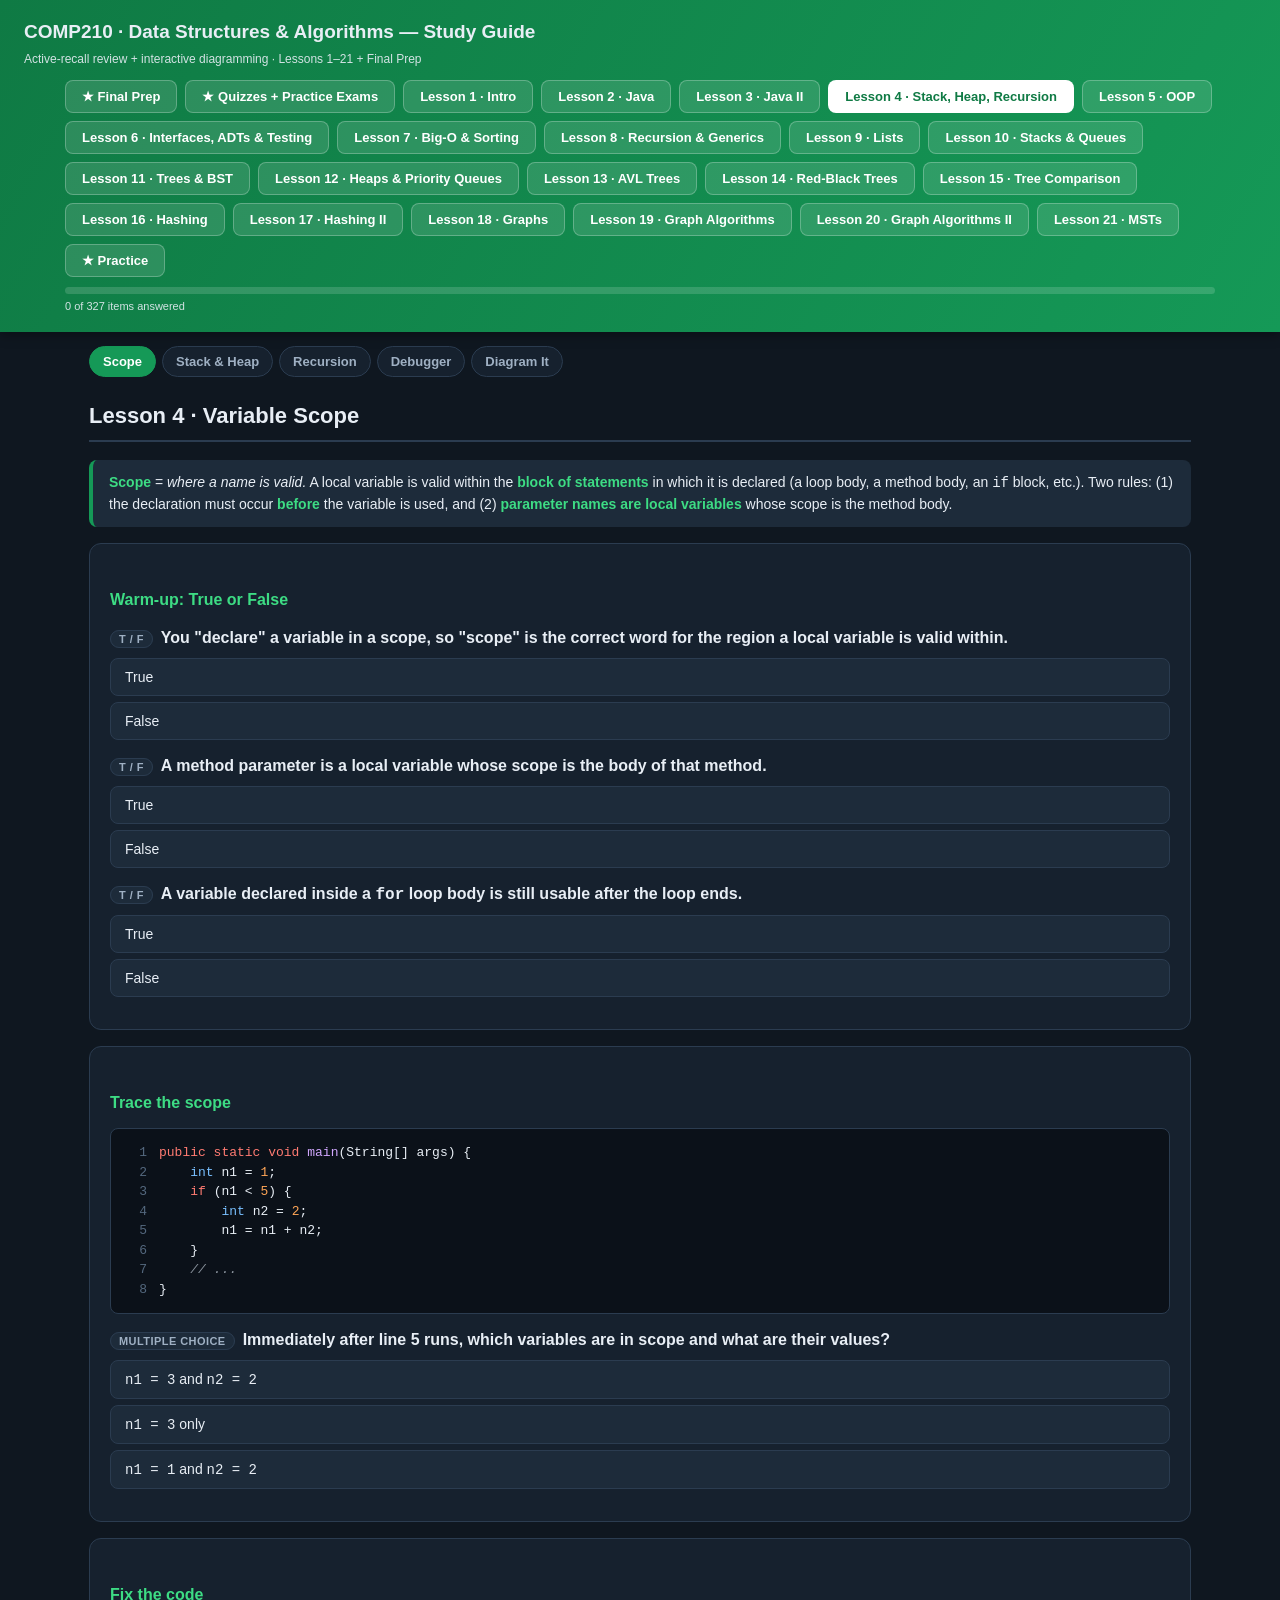
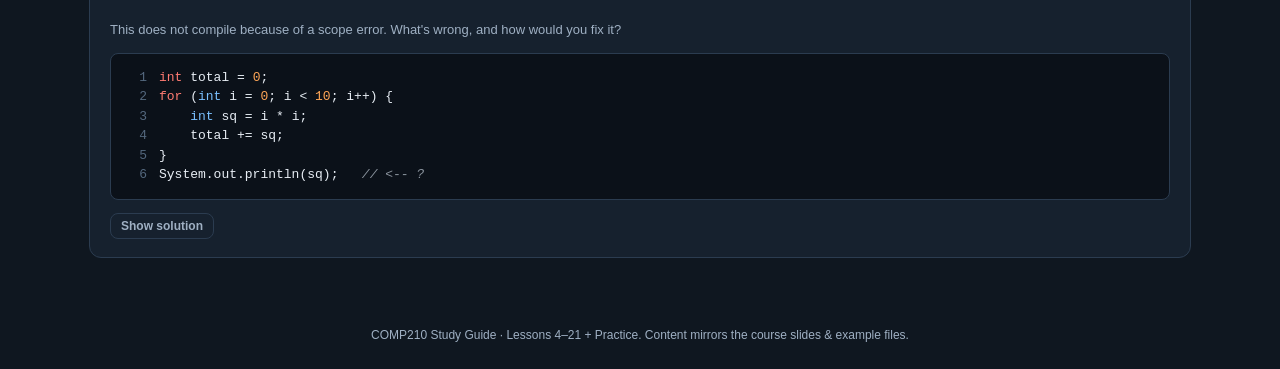
<file: COMP210_Study_Guide.html>
<!DOCTYPE html>
<html lang="en">
<head>
<meta charset="UTF-8">
<meta name="viewport" content="width=device-width, initial-scale=1.0">
<title>COMP210 Study Guide — Data Structures &amp; Algorithms</title>
<style>
  :root{
    --bg:#0f1720; --panel:#16212e; --panel2:#1d2b3a; --ink:#e8eef5; --muted:#9fb0c3;
    --line:#2b3c50; --green:#159957; --green-d:#0f7a44; --red:#c0392b; --amber:#d68910;
    --blue:#2e86de; --accent:#3ddc84; --heap:#8e44ad; --stack:#2e86de;
  }
  *{box-sizing:border-box}
  body{margin:0;font-family:-apple-system,BlinkMacSystemFont,"Segoe UI",Roboto,Helvetica,Arial,sans-serif;
    background:var(--bg);color:var(--ink);line-height:1.5}
  header{background:linear-gradient(120deg,#0f7a44,#159957);padding:18px 24px;position:sticky;top:0;z-index:30;
    box-shadow:0 2px 12px rgba(0,0,0,.4)}
  header h1{margin:0;font-size:19px}
  header p{margin:3px 0 0;font-size:12px;opacity:.9}
  .lesson-bar{display:flex;flex-wrap:wrap;gap:8px;max-width:1150px;margin:12px auto 0}
  .lesson-bar button{background:rgba(255,255,255,.12);color:#fff;border:1px solid rgba(255,255,255,.25);
    padding:8px 16px;border-radius:8px;cursor:pointer;font-size:13px;font-weight:700}
  .lesson-bar button.active{background:#fff;color:var(--green-d)}
  .lesson-bar button:disabled{opacity:.45;cursor:not-allowed}
  .progress-wrap{max-width:1150px;margin:10px auto 0;background:rgba(255,255,255,.15);border-radius:8px;height:7px;overflow:hidden}
  .progress-bar{height:100%;background:#fff;width:0;transition:width .3s}
  .progress-txt{font-size:11px;opacity:.9;margin-top:4px;max-width:1150px;margin-left:auto;margin-right:auto}
  nav.topics{display:flex;flex-wrap:wrap;gap:6px;max-width:1150px;margin:14px auto 0;padding:0 24px}
  nav.topics button{background:var(--panel);color:var(--muted);border:1px solid var(--line);padding:7px 13px;
    border-radius:20px;cursor:pointer;font-size:13px;font-weight:600}
  nav.topics button.active{background:var(--green);color:#fff;border-color:var(--green)}
  main{max-width:1150px;margin:0 auto;padding:22px 24px}
  .lesson{display:none}
  .lesson.active{display:block}
  .topic{display:none;animation:fade .3s}
  .topic.active{display:block}
  @keyframes fade{from{opacity:0;transform:translateY(6px)}to{opacity:1}}
  h2{font-size:22px;border-bottom:2px solid var(--line);padding-bottom:8px;margin-top:0}
  h3{color:var(--accent);font-size:16px;margin:26px 0 8px}
  .card{background:var(--panel);border:1px solid var(--line);border-radius:12px;padding:18px 20px;margin:16px 0}
  .concept{background:var(--panel2);border-left:4px solid var(--green);border-radius:8px;padding:12px 16px;margin:12px 0;font-size:14px}
  .concept b{color:var(--accent)}
  code,pre{font-family:"SF Mono",Menlo,Consolas,monospace}
  pre{background:#0b1119;border:1px solid var(--line);border-radius:8px;padding:14px;overflow-x:auto;font-size:13px;
    line-height:1.5;position:relative}
  pre .ln{color:#54687e;user-select:none;display:inline-block;width:22px;text-align:right;margin-right:12px}
  .kw{color:#ff7b72}.ty{color:#79c0ff}.st{color:#a5d6ff}.cm{color:#8b949e;font-style:italic}.fn{color:#d2a8ff}.nm{color:#ffa657}
  .q{margin:14px 0}
  .q .prompt{font-weight:600;margin-bottom:8px}
  .q .prompt .tag{font-size:11px;background:var(--panel2);color:var(--muted);border:1px solid var(--line);
    padding:2px 8px;border-radius:10px;margin-right:8px;font-weight:600;text-transform:uppercase;letter-spacing:.04em}
  .opt{display:block;width:100%;text-align:left;background:var(--panel2);color:var(--ink);border:1px solid var(--line);
    border-radius:8px;padding:10px 14px;margin:6px 0;cursor:pointer;font-size:14px;transition:.15s}
  .opt:hover{border-color:var(--green)}
  .opt.correct{background:rgba(21,153,87,.25);border-color:var(--green)}
  .opt.wrong{background:rgba(192,57,43,.22);border-color:var(--red)}
  .opt.disabled{cursor:default;opacity:.85}
  .fb{font-size:13px;margin-top:8px;padding:10px 12px;border-radius:8px;display:none}
  .fb.show{display:block}
  .fb.ok{background:rgba(21,153,87,.18);border:1px solid var(--green)}
  .fb.no{background:rgba(192,57,43,.15);border:1px solid var(--red)}
  input[type=text],textarea{width:100%;background:#0b1119;color:var(--ink);border:1px solid var(--line);
    border-radius:8px;padding:9px 12px;font-family:"SF Mono",Menlo,monospace;font-size:13px}
  textarea{min-height:120px;resize:vertical}
  .btn{background:var(--green);color:#fff;border:none;border-radius:8px;padding:9px 16px;cursor:pointer;font-weight:600;font-size:13px}
  .btn:hover{background:var(--green-d)}
  .btn.ghost{background:transparent;border:1px solid var(--line);color:var(--muted)}
  .btn.ghost:hover{border-color:var(--green);color:var(--ink)}
  .btn.small{padding:5px 10px;font-size:12px}
  .reveal{display:none;margin-top:10px}
  .reveal.show{display:block}
  .fillblank{display:inline-block;width:180px;margin:0 4px}
  .fillblank.sm{width:120px}.fillblank.lg{width:340px}
  .toolbar{display:flex;flex-wrap:wrap;gap:8px;align-items:center;margin:10px 0}
  .mem{display:grid;grid-template-columns:1fr 1fr;gap:16px;margin-top:12px}
  .mem-col{background:#0b1119;border:1px solid var(--line);border-radius:10px;padding:12px;min-height:240px}
  .mem-col h4{margin:0 0 10px;text-align:center;font-size:14px;letter-spacing:.05em}
  .mem-col.stack h4{color:var(--stack)}.mem-col.heap h4{color:var(--heap)}
  .frame{background:rgba(46,134,222,.12);border:1px solid var(--stack);border-radius:8px;padding:8px 10px;margin:8px 0;font-size:13px}
  .frame .fname{font-weight:700;color:var(--stack);border-bottom:1px dashed var(--line);padding-bottom:4px;margin-bottom:6px;
    display:flex;justify-content:space-between;align-items:center}
  .frame .var{display:flex;justify-content:space-between;font-family:"SF Mono",monospace;padding:2px 0}
  .frame .var .val{color:var(--accent)}
  .frame .var .ptr{color:var(--heap)}
  .obj{background:rgba(142,68,173,.14);border:1px solid var(--heap);border-radius:8px;padding:8px 10px;margin:8px 0;font-size:13px}
  .obj .addr{font-family:"SF Mono",monospace;color:var(--heap);font-weight:700;font-size:12px}
  .obj .content{font-family:"SF Mono",monospace;margin-top:4px;white-space:pre-wrap}
  .step-desc{background:var(--panel2);border-radius:8px;padding:10px 14px;font-size:14px;margin-top:12px;min-height:44px}
  .step-desc b{color:var(--accent)}
  .del-x{background:none;border:none;color:var(--muted);cursor:pointer;font-size:14px}
  .del-x:hover{color:var(--red)}
  select{background:#0b1119;color:var(--ink);border:1px solid var(--line);border-radius:8px;padding:8px 10px;font-size:13px}
  .muted{color:var(--muted);font-size:13px}
  table.match{width:100%;border-collapse:collapse;margin-top:8px}
  table.match td{padding:6px;vertical-align:top}
  .match-term{background:var(--panel2);border:1px solid var(--line);border-radius:8px;padding:10px;font-weight:600;font-size:14px}
  .match-def{width:100%}
  table.cmp{width:100%;border-collapse:collapse;margin:4px 0 12px;font-size:14px}
  table.cmp th,table.cmp td{border:1px solid var(--line);padding:8px 10px;text-align:left}
  table.cmp th{background:var(--panel2);font-weight:700}
  .score-badge{font-size:12px;color:var(--muted)}
  .order-item{display:flex;align-items:center;justify-content:space-between;background:var(--panel2);
    border:1px solid var(--line);border-radius:8px;padding:10px 12px;margin:6px 0;font-size:14px}
  .order-item.correct{border-color:var(--green);background:rgba(21,153,87,.18)}
  .order-item.wrong{border-color:var(--red);background:rgba(192,57,43,.15)}
  .order-item .num{color:var(--muted);font-weight:700;margin-right:10px;min-width:18px}
  .order-btns button{background:var(--panel);border:1px solid var(--line);color:var(--ink);border-radius:6px;
    cursor:pointer;padding:2px 9px;font-size:14px;margin-left:4px}
  .order-btns button:hover{border-color:var(--green)}
  footer{text-align:center;color:var(--muted);font-size:12px;padding:30px}
  kbd{background:var(--panel2);border:1px solid var(--line);border-radius:4px;padding:1px 6px;font-size:12px}
  .two{display:grid;grid-template-columns:1fr 1fr;gap:16px}
  @media(max-width:780px){.two,.mem{grid-template-columns:1fr}}
</style>
</head>
<body>
<header>
  <h1>COMP210 · Data Structures &amp; Algorithms — Study Guide</h1>
  <p>Active-recall review + interactive diagramming · Lessons 1–21 + Final Prep</p>
  <div class="lesson-bar">
    <button data-l="lfinal" onclick="showLesson('lfinal',this)">★ Final Prep</button>
    <button data-l="lquiz" onclick="showLesson('lquiz',this)">★ Quizzes + Practice Exams</button>
    <button data-l="l1" onclick="showLesson('l1',this)">Lesson 1 · Intro</button>
    <button data-l="l2" onclick="showLesson('l2',this)">Lesson 2 · Java</button>
    <button data-l="l3" onclick="showLesson('l3',this)">Lesson 3 · Java II</button>
    <button data-l="l4" class="active" onclick="showLesson('l4',this)">Lesson 4 · Stack, Heap, Recursion</button>
    <button data-l="l5" onclick="showLesson('l5',this)">Lesson 5 · OOP</button>
    <button data-l="l6" onclick="showLesson('l6',this)">Lesson 6 · Interfaces, ADTs &amp; Testing</button>
    <button data-l="l7" onclick="showLesson('l7',this)">Lesson 7 · Big-O &amp; Sorting</button>
    <button data-l="l8" onclick="showLesson('l8',this)">Lesson 8 · Recursion &amp; Generics</button>
    <button data-l="l9" onclick="showLesson('l9',this)">Lesson 9 · Lists</button>
    <button data-l="l10" onclick="showLesson('l10',this)">Lesson 10 · Stacks &amp; Queues</button>
    <button data-l="l11" onclick="showLesson('l11',this)">Lesson 11 · Trees &amp; BST</button>
    <button data-l="l12" onclick="showLesson('l12',this)">Lesson 12 · Heaps &amp; Priority Queues</button>
    <button data-l="l13" onclick="showLesson('l13',this)">Lesson 13 · AVL Trees</button>
    <button data-l="l14" onclick="showLesson('l14',this)">Lesson 14 · Red-Black Trees</button>
    <button data-l="l15" onclick="showLesson('l15',this)">Lesson 15 · Tree Comparison</button>
    <button data-l="l16" onclick="showLesson('l16',this)">Lesson 16 · Hashing</button>
    <button data-l="l17" onclick="showLesson('l17',this)">Lesson 17 · Hashing II</button>
    <button data-l="l18" onclick="showLesson('l18',this)">Lesson 18 · Graphs</button>
    <button data-l="l19" onclick="showLesson('l19',this)">Lesson 19 · Graph Algorithms</button>
    <button data-l="l20" onclick="showLesson('l20',this)">Lesson 20 · Graph Algorithms II</button>
    <button data-l="l21" onclick="showLesson('l21',this)">Lesson 21 · MSTs</button>
    <button data-l="practice" onclick="showLesson('practice',this)">★ Practice</button>
  </div>
  <div class="progress-wrap"><div class="progress-bar" id="pbar"></div></div>
  <div class="progress-txt" id="ptxt">0 items answered</div>
</header>

<!-- ======================= LESSON 4 =========================== -->
<div class="lesson active" id="l4">
<nav class="topics">
  <button class="active" onclick="showTopic(this,'l4-scope')">Scope</button>
  <button onclick="showTopic(this,'l4-memory')">Stack &amp; Heap</button>
  <button onclick="showTopic(this,'l4-recursion')">Recursion</button>
  <button onclick="showTopic(this,'l4-debugger')">Debugger</button>
  <button onclick="showTopic(this,'l4-diagram')">Diagram It</button>
</nav>
<main>

  <section class="topic active" id="l4-scope">
    <h2>Lesson 4 · Variable Scope</h2>
    <div class="concept"><b>Scope</b> = <i>where a name is valid.</i> A local variable is valid within the <b>block of statements</b> in which it is declared (a loop body, a method body, an <code>if</code> block, etc.). Two rules: (1) the declaration must occur <b>before</b> the variable is used, and (2) <b>parameter names are local variables</b> whose scope is the method body.</div>
    <div class="card">
      <h3>Warm-up: True or False</h3>
      <div class="q" data-tf="F">
        <div class="prompt"><span class="tag">T / F</span>You "declare" a variable in a scope, so "scope" is the correct word for the region a local variable is valid within.</div>
        <button class="opt" data-v="T">True</button><button class="opt" data-v="F">False</button>
        <div class="fb">Your practice quiz caught this exact nuance. A variable is valid within the <b>block of statements</b> (the block) where it's declared — "scope" names the concept, but the region itself is the block. You don't "declare in a scope."</div>
      </div>
      <div class="q" data-tf="T">
        <div class="prompt"><span class="tag">T / F</span>A method parameter is a local variable whose scope is the body of that method.</div>
        <button class="opt" data-v="T">True</button><button class="opt" data-v="F">False</button>
        <div class="fb">Parameters behave exactly like locals declared at the top of the method body.</div>
      </div>
      <div class="q" data-tf="F">
        <div class="prompt"><span class="tag">T / F</span>A variable declared inside a <code>for</code> loop body is still usable after the loop ends.</div>
        <button class="opt" data-v="T">True</button><button class="opt" data-v="F">False</button>
        <div class="fb">It falls out of scope when the block ends — the compiler will reject any use afterward.</div>
      </div>
    </div>
    <div class="card">
      <h3>Trace the scope</h3>
      <pre><span class="ln">1</span><span class="kw">public static void</span> <span class="fn">main</span>(String[] args) {
<span class="ln">2</span>    <span class="ty">int</span> n1 = <span class="nm">1</span>;
<span class="ln">3</span>    <span class="kw">if</span> (n1 &lt; <span class="nm">5</span>) {
<span class="ln">4</span>        <span class="ty">int</span> n2 = <span class="nm">2</span>;
<span class="ln">5</span>        n1 = n1 + n2;
<span class="ln">6</span>    }
<span class="ln">7</span>    <span class="cm">// ...</span>
<span class="ln">8</span>}</pre>
      <div class="q" data-mc="1">
        <div class="prompt"><span class="tag">Multiple choice</span>Immediately after line 5 runs, which variables are in scope and what are their values?</div>
        <button class="opt" data-i="0"><code>n1 = 3</code> and <code>n2 = 2</code></button>
        <button class="opt" data-i="1"><code>n1 = 3</code> only</button>
        <button class="opt" data-i="2"><code>n1 = 1</code> and <code>n2 = 2</code></button>
        <div class="fb">On line 5 both are alive: <code>n1</code> becomes <code>1+2 = 3</code>, and <code>n2 = 2</code> is still in scope inside the <code>if</code> block. <b>After line 6</b>, <code>n2</code> is gone and only <code>n1 = 3</code> remains.</div>
      </div>
    </div>
    <div class="card">
      <h3>Fix the code</h3>
      <p class="muted">This does not compile because of a scope error. What's wrong, and how would you fix it?</p>
      <pre><span class="ln">1</span><span class="kw">int</span> total = <span class="nm">0</span>;
<span class="ln">2</span><span class="kw">for</span> (<span class="ty">int</span> i = <span class="nm">0</span>; i &lt; <span class="nm">10</span>; i++) {
<span class="ln">3</span>    <span class="ty">int</span> sq = i * i;
<span class="ln">4</span>    total += sq;
<span class="ln">5</span>}
<span class="ln">6</span>System.out.println(sq);   <span class="cm">// &lt;-- ?</span></pre>
      <button class="btn ghost small" onclick="toggleReveal(this)">Show solution</button>
      <div class="reveal"><div class="concept"><code>sq</code> is declared inside the loop body (line 3), so its scope ends at line 5. Line 6 is outside that block → <code>sq</code> is undefined there → compile error. <b>Fix:</b> declare <code>sq</code> before the loop if you need it afterward, or print it inside the loop. Note <code>i</code> has the same problem — its scope is the loop header + body only.</div></div>
    </div>
  </section>

  <section class="topic" id="l4-memory">
    <h2>Lesson 4 · Stack &amp; Heap Memory</h2>
    <div class="concept">The JVM splits memory into two regions. <b>Call Stack</b> — holds local-variable (and parameter) values for the currently executing methods, arranged like a LIFO stack. <b>Heap</b> — large general memory where the <b>objects themselves</b> live, organized by address. A primitive's value on the stack is its <b>simple value</b>; an object variable's value on the stack is the object's <b>address on the heap</b> (e.g. <code>@835</code>).</div>
    <div class="card">
      <h3>Concept check</h3>
      <table class="match" id="match-mem">
        <tr><td class="match-term">Heap</td><td><select class="match-def"><option value="">— choose —</option><option value="obj">Objects (arrays, Strings, instances)</option><option value="loc">Local variable &amp; parameter values</option></select></td></tr>
        <tr><td class="match-term">Stack</td><td><select class="match-def"><option value="">— choose —</option><option value="obj">Objects (arrays, Strings, instances)</option><option value="loc">Local variable &amp; parameter values</option></select></td></tr>
      </table>
      <button class="btn small" style="margin-top:8px" onclick="checkMatch('match-mem','fb-match-mem',['obj','loc'])">Check</button>
      <div class="fb" id="fb-match-mem"></div>
      <div class="q" data-tf="T" style="margin-top:18px">
        <div class="prompt"><span class="tag">T / F</span>When you store an array in a local variable, the stack frame holds the array's <b>address</b>, not the array's elements.</div>
        <button class="opt" data-v="T">True</button><button class="opt" data-v="F">False</button>
        <div class="fb">Primitives store their value directly; object/array references store a heap address. The elements live on the heap.</div>
      </div>
      <div class="q" data-mc="0">
        <div class="prompt"><span class="tag">Multiple choice</span>What does the Garbage Collector do?</div>
        <button class="opt" data-i="0">Removes heap objects that no longer have any variable pointing to them</button>
        <button class="opt" data-i="1">Pops the top frame off the call stack when a method returns</button>
        <button class="opt" data-i="2">Compiles <code>.java</code> files into bytecode</button>
        <div class="fb">If an object on the heap loses all references, the GC reclaims that memory. Popping frames is the stack's normal behavior, not GC.</div>
      </div>
      <div class="q" data-mc="0">
        <div class="prompt"><span class="tag">Multiple choice</span>Why does the JVM partition memory into stack and heap?</div>
        <button class="opt" data-i="0">To use only the space that's needed (space complexity) and speed things up (time complexity)</button>
        <button class="opt" data-i="1">Because Java requires exactly two threads</button>
        <button class="opt" data-i="2">So primitives and objects can never be used together</button>
        <div class="fb">Straight from the slides: partitioning targets both space and time efficiency.</div>
      </div>
    </div>
    <div class="card">
      <h3>Vocabulary: Call Frame</h3>
      <div class="concept"><b>Call frame</b> — the memory where local variables for a currently executing method live. When a method is <b>called</b>, a new frame is <b>pushed</b>; locals are added as declared and removed as they fall out of scope. When a method <b>returns</b>, its frame is <b>popped</b> and execution resumes in the caller.</div>
      <div class="q" data-tf="F">
        <div class="prompt"><span class="tag">T / F</span>The call stack behaves like a queue: first frame pushed is the first removed (FIFO).</div>
        <button class="opt" data-v="T">True</button><button class="opt" data-v="F">False</button>
        <div class="fb">The stack is <b>LIFO</b> — last in, first out. The most recently called method returns first. (Push/pop, not enqueue/dequeue.)</div>
      </div>
    </div>
    <p class="muted">➡ Practice drawing memory in the <b>Diagram It</b> tab.</p>
  </section>

  <section class="topic" id="l4-recursion">
    <h2>Lesson 4 · Recursion</h2>
    <div class="concept"><b>Recursive function</b> — a function that calls itself within its own body to break a task into smaller subproblems. Its body has <b>base case(s)</b> and <b>recursive case(s)</b>.<br>
    <b>Recursive call</b> — when a method calls itself. &nbsp; <b>Base case</b> — a branch that does <b>not</b> make a recursive call (stops it). &nbsp; <b>Recursive case</b> — a branch that <b>does</b> make a recursive call (moves toward the base case).</div>
    <div class="card">
      <h3>Match the term to its definition</h3>
      <table class="match" id="match-rec">
        <tr><td class="match-term">Recursive Call</td><td><select class="match-def"><option value="">— choose —</option><option value="a">When a method calls itself</option><option value="b">A function that calls itself to break a task into smaller subproblems</option><option value="c">A branch that does NOT make a recursive call</option><option value="d">A branch that DOES make a recursive call</option></select></td></tr>
        <tr><td class="match-term">Recursive Function</td><td><select class="match-def"><option value="">— choose —</option><option value="a">When a method calls itself</option><option value="b">A function that calls itself to break a task into smaller subproblems</option><option value="c">A branch that does NOT make a recursive call</option><option value="d">A branch that DOES make a recursive call</option></select></td></tr>
        <tr><td class="match-term">Base Case</td><td><select class="match-def"><option value="">— choose —</option><option value="a">When a method calls itself</option><option value="b">A function that calls itself to break a task into smaller subproblems</option><option value="c">A branch that does NOT make a recursive call</option><option value="d">A branch that DOES make a recursive call</option></select></td></tr>
        <tr><td class="match-term">Recursive Case</td><td><select class="match-def"><option value="">— choose —</option><option value="a">When a method calls itself</option><option value="b">A function that calls itself to break a task into smaller subproblems</option><option value="c">A branch that does NOT make a recursive call</option><option value="d">A branch that DOES make a recursive call</option></select></td></tr>
      </table>
      <button class="btn small" style="margin-top:8px" onclick="checkMatch('match-rec','fb-match-rec',['a','b','c','d'])">Check</button>
      <div class="fb" id="fb-match-rec"></div>
    </div>
    <div class="card">
      <h3>Write the code</h3>
      <p>Write a recursive static method <code>factorial</code> that takes a non-negative <code>int n</code> and returns <code>n!</code> (product of 1..n, with <code>0! = 1</code>). Assume valid input.</p>
      <textarea placeholder="public static int factorial(int n) {&#10;    // your code&#10;}"></textarea>
      <div class="toolbar"><button class="btn ghost small" onclick="toggleReveal(this)">Show solution</button><span class="muted">Type it first, then compare.</span></div>
      <div class="reveal">
<pre><span class="kw">public static</span> <span class="ty">int</span> <span class="fn">factorial</span>(<span class="ty">int</span> n) {
    <span class="cm">// Base case</span>
    <span class="kw">if</span> (n == <span class="nm">0</span>) <span class="kw">return</span> <span class="nm">1</span>;
    <span class="cm">// Recursive case</span>
    <span class="kw">return</span> n * <span class="fn">factorial</span>(n - <span class="nm">1</span>);
}</pre>
        <div class="concept">Exactly <code>Factorial.java</code> from your L4 examples. Base case <code>n == 0 → 1</code> stops the recursion; each recursive call reduces <code>n</code> by 1.</div>
      </div>
    </div>
    <div class="card">
      <h3>Fix the code</h3>
      <p class="muted">This factorial has a bug. What happens when you run it, and why?</p>
      <pre><span class="ln">1</span><span class="kw">public static</span> <span class="ty">int</span> <span class="fn">factorial</span>(<span class="ty">int</span> n) {
<span class="ln">2</span>    <span class="kw">return</span> n * <span class="fn">factorial</span>(n - <span class="nm">1</span>);
<span class="ln">3</span>}</pre>
      <div class="q" data-mc="1">
        <div class="prompt"><span class="tag">Multiple choice</span>Pick the correct diagnosis + fix.</div>
        <button class="opt" data-i="0">Returns 0 for every input; fix by starting the product at 1.</button>
        <button class="opt" data-i="1">No base case, so it recurses forever → <code>StackOverflowError</code>. Fix: add <code>if (n == 0) return 1;</code> at the top.</button>
        <button class="opt" data-i="2">It works fine; nothing to fix.</button>
        <div class="fb">Every recursive method needs a base case. Without one, each call pushes a new frame and none returns → the call stack overflows.</div>
      </div>
    </div>
    <div class="card">
      <h3>Divide &amp; Conquer — trace <code>recur(4)</code></h3>
      <p class="muted">The exact snippet from your practice quiz. A <b>divide-and-conquer</b> algorithm breaks a problem into subproblems, solves each, and combines the results.</p>
<pre><span class="kw">public static</span> <span class="ty">long</span> <span class="fn">recur</span>(<span class="ty">int</span> n) {
    <span class="kw">if</span> (n &lt;= <span class="nm">1</span>) <span class="kw">return</span> <span class="nm">2</span>;
    <span class="kw">return</span> <span class="fn">recur</span>(n - <span class="nm">1</span>) * <span class="fn">recur</span>(n - <span class="nm">1</span>);
}</pre>
      <div class="q">
        <div class="prompt"><span class="tag">Fill in</span>Total new stack frames pushed when calling <code>recur(4)</code>:
          <input type="text" class="fillblank sm" data-answer="15" placeholder="?"><button class="btn small" onclick="checkFill(this)">Check</button></div>
        <div class="fb">Count every call: <code>recur(4)</code>=1, <code>recur(3)</code>=2, <code>recur(2)</code>=4, <code>recur(1)</code>=8 → <b>1+2+4+8 = 15</b>.</div>
      </div>
      <div class="q">
        <div class="prompt"><span class="tag">Fill in</span>Its return value:
          <input type="text" class="fillblank sm" data-answer="256" placeholder="?"><button class="btn small" onclick="checkFill(this)">Check</button></div>
        <div class="fb"><code>recur(1)=2</code> → <code>recur(2)=4</code> → <code>recur(3)=16</code> → <code>recur(4)=16*16 =</code> <b>256</b>.</div>
      </div>
    </div>
    <div class="card">
      <h3>Iteration vs. Recursion — True or False</h3>
      <div class="q" data-tf="T">
        <div class="prompt"><span class="tag">T / F</span>Recursive solutions generally use more memory than iterative ones because each call creates a new stack frame.</div>
        <button class="opt" data-v="T">True</button><button class="opt" data-v="F">False</button>
        <div class="fb">True — every recursive call adds a frame. The trade-off: recursion is often more elegant/readable and fits recursively-structured data.</div>
      </div>
    </div>
  </section>

  <section class="topic" id="l4-debugger">
    <h2>Lesson 4 · The Debugger</h2>
    <div class="concept">A debugger lets you <b>find/fix bugs, inspect internal state, trace execution, and change behavior</b> — with small overhead. Core controls: <b>Breakpoints</b>, Run/Debug, Resume, Pause, Stop, Rerun, and the three "Step" commands below.</div>
    <div class="card">
      <h3>Match each step command to what it does</h3>
      <table class="match" id="match-dbg">
        <tr><td class="match-term">Step Over</td><td><select class="match-def"><option value="">— choose —</option><option value="over">Move to the next line in the same file (run any called method without stopping inside it)</option><option value="out">Finish the current function and return to the parent function</option><option value="into">Move to the next line that executes, potentially inside a called function</option></select></td></tr>
        <tr><td class="match-term">Step Out</td><td><select class="match-def"><option value="">— choose —</option><option value="over">Move to the next line in the same file (run any called method without stopping inside it)</option><option value="out">Finish the current function and return to the parent function</option><option value="into">Move to the next line that executes, potentially inside a called function</option></select></td></tr>
        <tr><td class="match-term">Step Into</td><td><select class="match-def"><option value="">— choose —</option><option value="over">Move to the next line in the same file (run any called method without stopping inside it)</option><option value="out">Finish the current function and return to the parent function</option><option value="into">Move to the next line that executes, potentially inside a called function</option></select></td></tr>
      </table>
      <button class="btn small" style="margin-top:8px" onclick="checkMatch('match-dbg','fb-match-dbg',['over','out','into'])">Check</button>
      <div class="fb" id="fb-match-dbg"></div>
    </div>
    <div class="card">
      <h3>Scenario</h3>
      <pre><span class="ln">1</span><span class="kw">public static void</span> <span class="fn">main</span>(String[] args) {
<span class="ln">2</span>    <span class="ty">int</span> course = <span class="nm">210</span>;
<span class="ln">3</span>    <span class="kw">if</span> (<span class="fn">check</span>(course)) {
<span class="ln">4</span>        <span class="fn">process</span>(course);
<span class="ln">5</span>    }
<span class="ln">6</span>}</pre>
      <p class="muted">(From <code>CourseChecker.java</code>.) You're paused on line 3, about to evaluate <code>check(course)</code>.</p>
      <div class="q" data-mc="0">
        <div class="prompt"><span class="tag">Multiple choice</span>You want to watch what happens <b>inside</b> <code>check</code>. Which command?</div>
        <button class="opt" data-i="0">Step Into</button><button class="opt" data-i="1">Step Over</button><button class="opt" data-i="2">Step Out</button>
        <div class="fb">Step Into enters the called method. Step Over would run <code>check</code> to completion and stop on the next line of <code>main</code>.</div>
      </div>
      <div class="q" data-mc="1">
        <div class="prompt"><span class="tag">Multiple choice</span>You've stepped into <code>check</code> but it's fine. Fastest way back to <code>main</code>?</div>
        <button class="opt" data-i="0">Step Into</button><button class="opt" data-i="1">Step Out</button><button class="opt" data-i="2">Rerun</button>
        <div class="fb">Step Out finishes the current method and drops you back in the caller (<code>main</code>).</div>
      </div>
      <div class="q" data-tf="T">
        <div class="prompt"><span class="tag">T / F</span>A <b>breakpoint</b> tells the debugger to pause execution when it reaches that line so you can inspect state.</div>
        <button class="opt" data-v="T">True</button><button class="opt" data-v="F">False</button>
        <div class="fb">Right — set a breakpoint, run in debug mode, execution pauses there. Many IDEs let you <kbd>Alt</kbd>+click to evaluate any expression.</div>
      </div>
    </div>
  </section>

  <section class="topic" id="l4-diagram">
    <h2>Lesson 4 · Diagram It — Stack &amp; Heap</h2>
    <div class="concept">Diagramming stack &amp; heap is a core exam skill. Use <b>Guided Step-Through</b> to learn the pattern, then <b>Build Your Own</b> to draw a trace yourself and reveal the answer.</div>
    <div class="toolbar">
      <button class="btn" id="mode-guided" onclick="setDiagMode('guided')">▶ Guided Step-Through</button>
      <button class="btn ghost" id="mode-build" onclick="setDiagMode('build')">✎ Build Your Own</button>
    </div>
    <div id="guided-panel">
      <div class="card">
        <div class="toolbar"><label class="muted">Program:</label><select id="prog-select" onchange="loadProgram()"></select></div>
        <div class="two">
          <pre id="prog-code" style="margin:0"></pre>
          <div class="mem">
            <div class="mem-col stack"><h4>▮ CALL STACK</h4><div id="g-stack"></div></div>
            <div class="mem-col heap"><h4>▮ HEAP</h4><div id="g-heap"></div></div>
          </div>
        </div>
        <div class="step-desc" id="g-desc"></div>
        <div class="toolbar" style="justify-content:space-between">
          <div><button class="btn ghost small" onclick="stepGuided(-1)">◀ Back</button>
          <button class="btn small" onclick="stepGuided(1)">Next ▶</button>
          <button class="btn ghost small" onclick="resetGuided()">⟲ Restart</button></div>
          <span class="score-badge" id="g-counter"></span>
        </div>
      </div>
    </div>
    <div id="build-panel" style="display:none">
      <div class="card">
        <div class="toolbar"><label class="muted">Exercise:</label><select id="build-select"></select>
          <button class="btn ghost small" onclick="toggleBuildAnswer()">Reveal correct diagram</button>
          <button class="btn ghost small" onclick="clearBuild()">Clear my diagram</button></div>
        <pre id="build-code" style="margin-top:0"></pre>
        <p class="muted">Build the state at the moment described. Add frames (with locals) to the stack, and objects to the heap. Then reveal to compare.</p>
        <div class="mem">
          <div class="mem-col stack"><h4>▮ YOUR CALL STACK</h4><div id="b-stack"></div>
            <div class="toolbar"><input type="text" id="b-frame-name" placeholder="frame name e.g. main" style="flex:1"><button class="btn small" onclick="addFrame()">+ Frame</button></div></div>
          <div class="mem-col heap"><h4>▮ YOUR HEAP</h4><div id="b-heap"></div>
            <div class="toolbar"><input type="text" id="b-obj-addr" placeholder="@addr" style="width:80px"><input type="text" id="b-obj-body" placeholder='contents' style="flex:1"><button class="btn small" onclick="addObj()">+ Object</button></div></div>
        </div>
        <div id="build-answer" class="reveal">
          <h3>Reference diagram</h3>
          <div class="mem"><div class="mem-col stack"><h4>▮ CALL STACK</h4><div id="ba-stack"></div></div>
          <div class="mem-col heap"><h4>▮ HEAP</h4><div id="ba-heap"></div></div></div>
          <div class="step-desc" id="ba-note"></div>
        </div>
      </div>
    </div>
  </section>
</main>
</div>

<!-- ======================= LESSON 5 =========================== -->
<div class="lesson" id="l5">
<nav class="topics">
  <button class="active" onclick="showTopic(this,'l5-why')">Why OOP</button>
  <button onclick="showTopic(this,'l5-anatomy')">Anatomy of a Class</button>
  <button onclick="showTopic(this,'l5-members')">Instance vs Class</button>
  <button onclick="showTopic(this,'l5-objects')">Objects &amp; is-a</button>
  <button onclick="showTopic(this,'l5-accessors')">Getters &amp; Setters</button>
  <button onclick="showTopic(this,'l5-diagram')">Diagram It</button>
</nav>
<main>

  <section class="topic active" id="l5-why">
    <h2>Lesson 5 · Why OOP?</h2>
    <div class="concept"><b>OOP flips responsibility.</b> In the non-OO <code>TriangleStats</code>, six loose doubles represent a triangle and the caller must pass them around and keep them valid. OOP formalizes that collective meaning as an <b>object</b>. <b>Encapsulation</b>: the object exposes ways to query properties and invoke behavior while <b>hiding the details</b>. The onus moves to the <i>class developer</i> to implement/validate; the <i>application developer</i> just uses the public methods.</div>
    <div class="card">
      <h3>Fill in the blanks — the factory metaphor</h3>
      <p><input type="text" class="fillblank" data-answer="classes" placeholder="?"> are like factories, and
      <input type="text" class="fillblank" data-answer="objects" placeholder="?"> are what the factory builds.</p>
      <button class="btn small" onclick="checkFillGroup(this)">Check both</button>
      <div class="fb">Straight from your quiz &amp; slide 26. A <b>class</b> is the blueprint/factory; each <b>object</b> (instance) is a product built from it, defined by the values of its fields (its <b>state</b>).</div>
    </div>
    <div class="card">
      <h3>Non-OO vs OO</h3>
      <div class="two">
        <div><p class="muted">Non-OO (<code>nonOop/TriangleStats.java</code>)</p>
<pre><span class="kw">public static</span> String <span class="fn">triangleCategory</span>(
   <span class="ty">double</span> pointAX, <span class="ty">double</span> pointAY,
   <span class="ty">double</span> pointBX, <span class="ty">double</span> pointBY,
   <span class="ty">double</span> pointCX, <span class="ty">double</span> pointCY){...}</pre></div>
        <div><p class="muted">OO (<code>oop/Triangle.java</code>)</p>
<pre>Triangle t = <span class="kw">new</span> <span class="fn">Triangle</span>(0,0, 2,3, 4,0);
t.<span class="fn">category</span>();
t.<span class="fn">perimeter</span>();</pre></div>
      </div>
      <div class="q" data-mc="2">
        <div class="prompt"><span class="tag">Multiple choice</span>What is the main advantage of the OO version?</div>
        <button class="opt" data-i="0">It runs in fewer CPU cycles guaranteed.</button>
        <button class="opt" data-i="1">It removes the need for a constructor.</button>
        <button class="opt" data-i="2">The triangle's data + validation are bundled into one abstraction, so callers can't misuse loose coordinates.</button>
        <div class="fb">OOP groups the related data and the code that guards it. The caller works with a valid <code>Triangle</code> object instead of juggling six independent doubles.</div>
      </div>
      <div class="q" data-tf="T">
        <div class="prompt"><span class="tag">T / F</span>An <b>epsilon bound</b> (e.g. <code>&lt; 0.001</code>) is used to compare side lengths because computers can't always represent base-10 floating-point values exactly.</div>
        <button class="opt" data-v="T">True</button><button class="opt" data-v="F">False</button>
        <div class="fb">True — e.g. <code>0.1 + 0.2</code> is <code>0.30000000000000004</code>. If two values are within a small epsilon, treat them as equal.</div>
      </div>
    </div>
    <div class="card">
      <h3>Vocabulary</h3>
      <div class="q" data-mc="1">
        <div class="prompt"><span class="tag">Multiple choice</span>A <b>helper class</b> is…</div>
        <button class="opt" data-i="0">Any class marked <code>private</code>.</button>
        <button class="opt" data-i="1">A class with no <code>main</code> method — it can't be run directly and is used by other programs (e.g. <code>Triangle</code>, <code>Point</code>).</button>
        <button class="opt" data-i="2">A class that only contains static fields.</button>
        <div class="fb">Slide 25: a helper class has no <code>main</code>, so it can't be executed on its own; it's a reusable building block.</div>
      </div>
    </div>
  </section>

  <section class="topic" id="l5-anatomy">
    <h2>Lesson 5 · Anatomy of a Class</h2>
    <div class="concept">Build a class in four steps: <b>(1)</b> declare the class, <b>(2)</b> declare its <b>fields</b> (private, named with a leading <code>_</code>, floating outside any method, kept at the top), <b>(3)</b> define a <b>constructor</b>, <b>(4)</b> define <b>methods</b> (public for the API, private for helpers).</div>
    <div class="card">
      <h3>Ordering — components top-to-bottom in a class file</h3>
      <p class="muted">This is the quiz's ordering question. Use ▲ / ▼ to arrange, then check.</p>
      <div id="order-class"></div>
      <button class="btn small" style="margin-top:8px" onclick="checkOrder()">Check order</button>
      <div class="fb" id="fb-order-class"></div>
    </div>
    <div class="card">
      <h3>Constructor rules</h3>
      <pre><span class="kw">public</span> <span class="fn">Triangle</span>(<span class="ty">double</span> ax, <span class="ty">double</span> ay, ...) {
    <span class="fn">validatePoints</span>(ax, ay, bx, by, cx, cy);
    _ax = ax;  <span class="cm">// same as this._ax = ax;</span>
    _ay = ay;
    <span class="cm">// ...</span>
}</pre>
      <div class="q" data-mc="1">
        <div class="prompt"><span class="tag">Multiple choice</span>Which statement about constructors is correct?</div>
        <button class="opt" data-i="0">Its name can be anything, but it must declare a return type.</button>
        <button class="opt" data-i="1">Its name must match the class name and it has no return type (not even <code>void</code>).</button>
        <button class="opt" data-i="2">It must be declared <code>static</code>.</button>
        <div class="fb">Slide 12: the constructor's name matches the class, has no return value, and takes whatever it needs to set the fields as parameters.</div>
      </div>
      <div class="q" data-tf="T">
        <div class="prompt"><span class="tag">T / F</span>Inside a constructor or instance method, <code>this</code> refers to the current instance, and can be implied when there's no name conflict.</div>
        <button class="opt" data-v="T">True</button><button class="opt" data-v="F">False</button>
        <div class="fb"><code>_ax = ax;</code> is shorthand for <code>this._ax = ax;</code>. You need explicit <code>this</code> only to resolve a naming conflict.</div>
      </div>
      <div class="q">
        <div class="prompt"><span class="tag">Fill in</span>To create a new instance you use the
          <input type="text" class="fillblank sm" data-answer="new" placeholder="?"> keyword to call the constructor.
          <button class="btn small" onclick="checkFill(this)">Check</button></div>
        <div class="fb"><code>Triangle t = <b>new</b> Triangle(0.0, 2.0, 3.0, 4.0, 0.0, 3.0);</code> — the result is a reference to the new object.</div>
      </div>
    </div>
    <div class="card">
      <h3>Write a class</h3>
      <p>Write the <code>Point</code> class from <code>oop/Point.java</code>: two private double fields <code>_x</code>, <code>_y</code>, a constructor taking <code>x, y</code>, and a <code>distanceTo(Point other)</code> method.</p>
      <textarea placeholder="public class Point {&#10;    // fields, constructor, method&#10;}"></textarea>
      <div class="toolbar"><button class="btn ghost small" onclick="toggleReveal(this)">Show solution</button></div>
      <div class="reveal">
<pre><span class="kw">public class</span> <span class="ty">Point</span> {
    <span class="kw">private</span> <span class="ty">double</span> _x;
    <span class="kw">private</span> <span class="ty">double</span> _y;

    <span class="kw">public</span> <span class="fn">Point</span>(<span class="ty">double</span> x, <span class="ty">double</span> y) {
        _x = x;
        _y = y;
    }

    <span class="kw">public</span> <span class="ty">double</span> <span class="fn">distanceTo</span>(Point other) {
        <span class="kw">return</span> Math.sqrt(Math.pow(other._x - _x, 2)
                       + Math.pow(other._y - _y, 2));
    }
}</pre>
        <div class="concept">Note an object <b>can</b> access another object's private fields <i>when they're the same class</i> (<code>other._x</code>) — privacy is class-level, not object-level.</div>
      </div>
    </div>
  </section>

  <section class="topic" id="l5-members">
    <h2>Lesson 5 · Instance vs. Class Members</h2>
    <div class="concept"><b>Instance</b> fields/methods belong to <b>each object</b> — every instance has its own memory, and instance methods run on a specific instance (they can use <code>this</code>). <b>Class</b> (static) fields/methods belong to <b>the class itself</b> — shared by all instances, accessible without creating an object, and static methods have <b>no <code>this</code></b>.</div>
    <div class="card">
      <h3>Sort each into instance vs. class</h3>
      <table class="match" id="match-static">
        <tr><td class="match-term"><code>private double _ax;</code></td><td><select class="match-def"><option value="">— choose —</option><option value="inst">Instance member</option><option value="cls">Class (static) member</option></select></td></tr>
        <tr><td class="match-term"><code>private static final double SIDE_EPSILON = 0.001;</code></td><td><select class="match-def"><option value="">— choose —</option><option value="inst">Instance member</option><option value="cls">Class (static) member</option></select></td></tr>
        <tr><td class="match-term"><code>public String category() { ... }</code></td><td><select class="match-def"><option value="">— choose —</option><option value="inst">Instance member</option><option value="cls">Class (static) member</option></select></td></tr>
        <tr><td class="match-term"><code>private static boolean closeEnough(...) { ... }</code></td><td><select class="match-def"><option value="">— choose —</option><option value="inst">Instance member</option><option value="cls">Class (static) member</option></select></td></tr>
      </table>
      <button class="btn small" style="margin-top:8px" onclick="checkMatch('match-static','fb-match-static',['inst','cls','inst','cls'])">Check</button>
      <div class="fb" id="fb-match-static"></div>
    </div>
    <div class="card">
      <div class="q" data-tf="F">
        <div class="prompt"><span class="tag">T / F</span>A <code>static</code> (class) method can use the keyword <code>this</code>.</div>
        <button class="opt" data-v="T">True</button><button class="opt" data-v="F">False</button>
        <div class="fb">False — static methods aren't called on any particular instance, so there is no <code>this</code> (slide 19).</div>
      </div>
      <div class="q" data-tf="T">
        <div class="prompt"><span class="tag">T / F</span>Class fields and methods are accessible <b>without</b> instantiating the class, while instance members are only accessible after you create an object.</div>
        <button class="opt" data-v="T">True</button><button class="opt" data-v="F">False</button>
        <div class="fb">Slide 22 — static members belong to the class; instance members require an instance.</div>
      </div>
      <div class="q" data-mc="2">
        <div class="prompt"><span class="tag">Multiple choice</span>From <b>outside</b> the class, how do you call a class (static) method <code>numSides</code> on <code>Triangle</code>?</div>
        <button class="opt" data-i="0"><code>numSides()</code></button>
        <button class="opt" data-i="1"><code>t.numSides()</code></button>
        <button class="opt" data-i="2"><code>Triangle.numSides()</code></button>
        <div class="fb">Slide 20 — outside the class, static methods are called on the <b>class name</b>: <code>Triangle.numSides()</code>. The capital-T tells you it's a class, not an object. Inside the class you can just write <code>numSides()</code>.</div>
      </div>
    </div>
  </section>

  <section class="topic" id="l5-objects">
    <h2>Lesson 5 · Objects, <code>is-a</code>, Object &amp; null</h2>
    <div class="concept"><b>Object</b> is the universal reference type — every class is automatically a subclass of <code>Object</code>. An object has an <b>is-a</b> relationship with three things, so a reference can be typed as any of them. <b>null</b> is the universal reference value — any class variable can hold <code>null</code>.</div>
    <div class="card">
      <h3>Fill in — the three is-a relationships</h3>
      <p class="muted">This is the quiz question you flagged. All three blanks:</p>
      <p>An object has an is-a relationship with its own
        <input type="text" class="fillblank sm" data-answer="class" placeholder="?">, any
        <input type="text" class="fillblank sm" data-answer="interfaces" placeholder="?"> (plural) that its class implements, and any of its class'
        <input type="text" class="fillblank" data-answer="superclasses" placeholder="?">.</p>
      <button class="btn small" onclick="checkFillGroup(this)">Check all three</button>
      <div class="fb">Correct answers: <b>class</b>, <b>interfaces</b>, <b>superclasses</b> (slide 27). The grader's notes on your quiz were right — "interface" needed to be plural, and the third blank is "superclasses," not "object." Accepted spellings here also include "superclass".</div>
    </div>
    <div class="card">
      <h3>Typing by is-a</h3>
<pre>CartesianPoint p = <span class="kw">new</span> <span class="fn">CartesianPoint</span>(2.0, 5.0); <span class="cm">// own class</span>
Point       p = <span class="kw">new</span> <span class="fn">CartesianPoint</span>(2.0, 5.0); <span class="cm">// interface</span>
Object      p = <span class="kw">new</span> <span class="fn">CartesianPoint</span>(2.0, 5.0); <span class="cm">// superclass (Object)</span></pre>
      <div class="q" data-tf="T">
        <div class="prompt"><span class="tag">T / F</span>A name typed as <code>Object</code> can refer to an object of any type.</div>
        <button class="opt" data-v="T">True</button><button class="opt" data-v="F">False</button>
        <div class="fb">True — since every class is a subclass of <code>Object</code>, an <code>Object</code> reference can point to any instance.</div>
      </div>
      <div class="q" data-mc="0">
        <div class="prompt"><span class="tag">Multiple choice</span>Which is a valid value for <code>CartesianPoint p</code>?</div>
        <button class="opt" data-i="0"><code>CartesianPoint p = null;</code></button>
        <button class="opt" data-i="1"><code>CartesianPoint p = void;</code></button>
        <button class="opt" data-i="2"><code>CartesianPoint p = 0;</code></button>
        <div class="fb"><code>null</code> is the universal reference value — any reference-type variable can hold it (slide 28).</div>
      </div>
    </div>
    <div class="card">
      <h3>Class header — fix / write it</h3>
      <p>You have a class <code>Tomato</code> that implements interfaces <code>Vegetable</code> and <code>Fruit</code>. Write the class header (no curly brace needed):</p>
      <input type="text" class="fillblank lg" data-answer="public class Tomato implements Vegetable, Fruit" placeholder="public class ...">
      <button class="btn small" onclick="checkFill(this)">Check</button>
      <div class="fb">Answer: <code>public class Tomato implements Vegetable, Fruit</code> — multiple interfaces are comma-separated after <code>implements</code>. (Matches your quiz answer.)</div>
    </div>
  </section>

  <section class="topic" id="l5-accessors">
    <h2>Lesson 5 · Getters &amp; Setters (JavaBeans)</h2>
    <div class="concept">Because fields are <b>private</b>, a class exposes controlled access through <b>getter</b> (accessor) and <b>setter</b> (mutator) instance methods. Setters are also where you re-run validation before changing state.</div>
    <div class="card">
      <h3>Fill in — JavaBeans signatures</h3>
      <p>The JavaBeans getter signature is
        <input type="text" class="fillblank" data-answer="public T getP()" placeholder="?">
        while the setter signature is
        <input type="text" class="fillblank lg" data-answer="public void setP(T value)" placeholder="?">.</p>
      <button class="btn small" onclick="checkFillGroup(this)">Check both</button>
      <div class="fb">Answers: <code>public T getP()</code> and <code>public void setP(T value)</code> (slide 16). A getter returns the field's type (<code>T</code>) and takes no args; a setter returns <code>void</code> and takes the new value.</div>
    </div>
    <div class="card">
      <h3>Real example from <code>Triangle</code></h3>
<pre><span class="kw">public</span> <span class="ty">double</span>[] <span class="fn">getPoints</span>() {
    <span class="ty">double</span>[] points = {_ax, _ay, _bx, _by, _cx, _cy};
    <span class="kw">return</span> points;
}

<span class="kw">public void</span> <span class="fn">setA</span>(<span class="ty">double</span> ax, <span class="ty">double</span> ay) {
    <span class="fn">validatePoints</span>(ax, ay, _bx, _by, _cx, _cy);
    _ax = ax;
    _ay = ay;
}</pre>
      <div class="q" data-mc="1">
        <div class="prompt"><span class="tag">Multiple choice</span>Why does <code>setA</code> call <code>validatePoints</code> before assigning?</div>
        <button class="opt" data-i="0">To make the method run faster.</button>
        <button class="opt" data-i="1">So the object stays in a valid state — the class developer guards its invariants on every change.</button>
        <button class="opt" data-i="2">Because setters are required to return a boolean.</button>
        <div class="fb">Encapsulation puts validation in the setter, so no caller can push the object into an invalid state.</div>
      </div>
      <div class="q" data-tf="F">
        <div class="prompt"><span class="tag">T / F</span>Getters and setters should be declared <code>static</code>.</div>
        <button class="opt" data-v="T">True</button><button class="opt" data-v="F">False</button>
        <div class="fb">False — they read/write a specific instance's fields, so they're <b>instance</b> methods (they use <code>this</code> implicitly).</div>
      </div>
    </div>
  </section>

  <section class="topic" id="l5-diagram">
    <h2>Lesson 5 · Diagram It — Objects on the Heap</h2>
    <div class="concept">Ties L4 memory to L5 objects: an object variable on the stack holds an <b>address</b>; the object's <b>instance fields live inside the object on the heap</b>. Composition means one object's field can point to <i>another</i> object. Step through the OOP <code>Triangle</code> being built from three <code>Point</code>s.</div>
    <div class="card">
      <div class="two">
        <pre id="l5-code" style="margin:0"></pre>
        <div class="mem">
          <div class="mem-col stack"><h4>▮ CALL STACK</h4><div id="l5g-stack"></div></div>
          <div class="mem-col heap"><h4>▮ HEAP</h4><div id="l5g-heap"></div></div>
        </div>
      </div>
      <div class="step-desc" id="l5g-desc"></div>
      <div class="toolbar" style="justify-content:space-between">
        <div><button class="btn ghost small" onclick="stepL5(-1)">◀ Back</button>
        <button class="btn small" onclick="stepL5(1)">Next ▶</button>
        <button class="btn ghost small" onclick="resetL5()">⟲ Restart</button></div>
        <span class="score-badge" id="l5g-counter"></span>
      </div>
    </div>
  </section>
</main>
</div>

<!-- === Lessons 6, 7, 9 & Practice injected by their modules === -->
<div class="lesson" id="lfinal"></div>
<div class="lesson" id="lquiz"></div>
<div class="lesson" id="l1"></div>
<div class="lesson" id="l2"></div>
<div class="lesson" id="l3"></div>
<div class="lesson" id="l6"></div>
<div class="lesson" id="l7"></div>
<div class="lesson" id="l8"></div>
<div class="lesson" id="l9"></div>
<div class="lesson" id="l10"></div>
<div class="lesson" id="l11"></div>
<div class="lesson" id="l12"></div>
<div class="lesson" id="l13"></div>
<div class="lesson" id="l14"></div>
<div class="lesson" id="l15"></div>
<div class="lesson" id="l16"></div>
<div class="lesson" id="l17"></div>
<div class="lesson" id="l18"></div>
<div class="lesson" id="l19"></div>
<div class="lesson" id="l20"></div>
<div class="lesson" id="l21"></div>
<div class="lesson" id="practice"></div>

<footer>COMP210 Study Guide · Lessons 4–21 + Practice. Content mirrors the course slides &amp; example files.</footer>

<script src="COMP210_Study_Guide_L1.js"></script>
<script src="COMP210_Study_Guide_L2.js"></script>
<script src="COMP210_Study_Guide_L3.js"></script>
<script src="COMP210_Study_Guide_L6.js"></script>
<script src="COMP210_Study_Guide_L7.js"></script>
<script src="COMP210_Study_Guide_L8.js"></script>
<script src="COMP210_Study_Guide_L9.js"></script>
<script src="COMP210_Study_Guide_L10.js"></script>
<script src="COMP210_Study_Guide_L11.js"></script>
<script src="COMP210_Study_Guide_L12.js"></script>
<script src="COMP210_Study_Guide_L13.js"></script>
<script src="COMP210_Study_Guide_L14.js"></script>
<script src="COMP210_Study_Guide_L15.js"></script>
<script src="COMP210_Study_Guide_L16.js"></script>
<script src="COMP210_Study_Guide_L17.js"></script>
<script src="COMP210_Study_Guide_L18.js"></script>
<script src="COMP210_Study_Guide_L19.js"></script>
<script src="COMP210_Study_Guide_L20.js"></script>
<script src="COMP210_Study_Guide_L21.js"></script>
<script src="COMP210_Study_Guide_Final.js"></script>
<script src="COMP210_Study_Guide_Quizzes.js"></script>
<script src="COMP210_Study_Guide_Practice.js"></script>
<script src="COMP210_Study_Guide.js"></script>
</body>
</html>
</file>
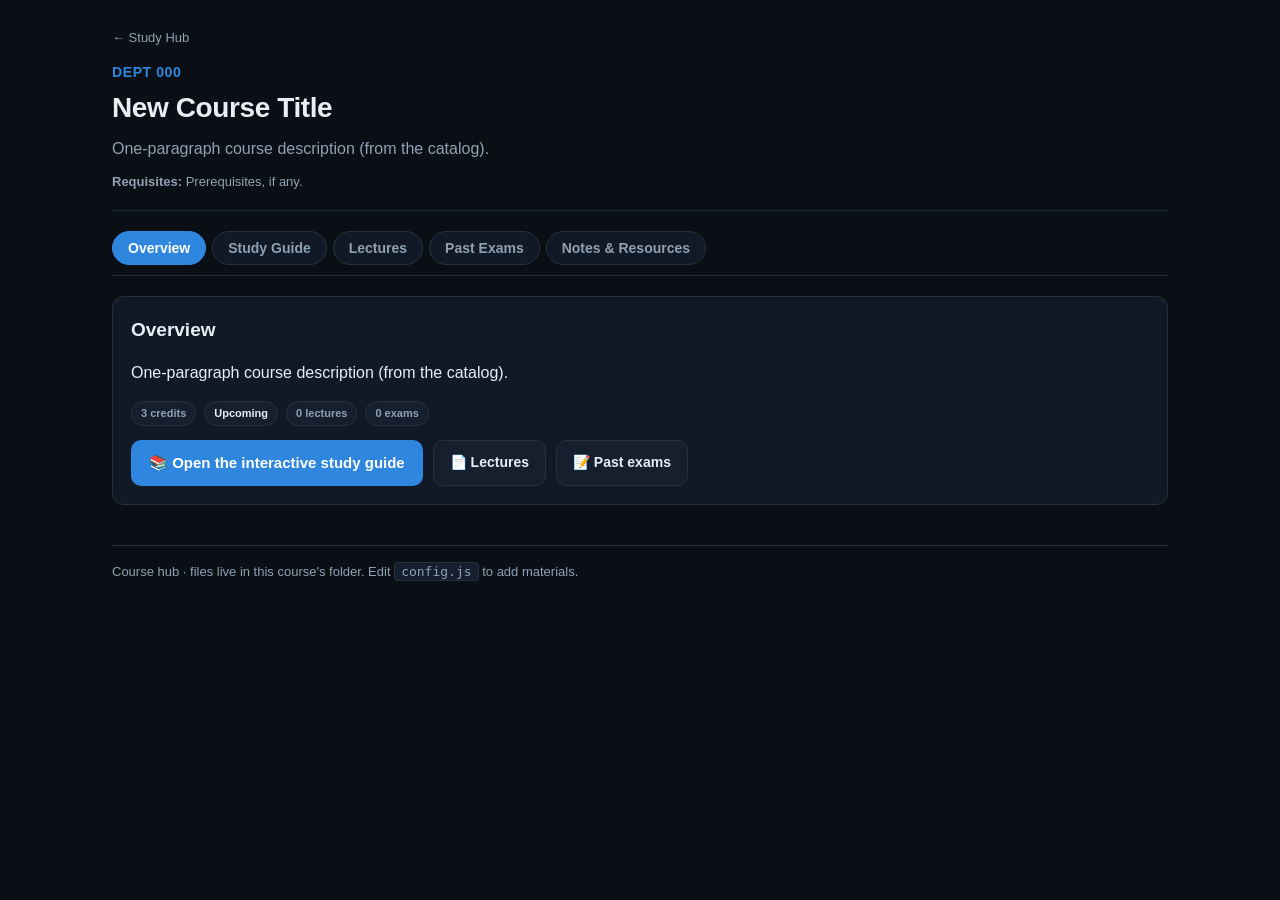
<file: courses/_TEMPLATE/course.html>
<!DOCTYPE html>
<html lang="en">
<head>
<meta charset="UTF-8">
<meta name="viewport" content="width=device-width, initial-scale=1.0">
<title>Course</title>
<link rel="stylesheet" href="../../shared/hub.css">
</head>
<body>
<div class="wrap"><div id="app"></div></div>
<script src="config.js"></script>
<script src="materials.js"></script>
<script src="../../shared/materials-manager.js"></script>
<script src="../../shared/course.js"></script>
</body>
</html>
</file>
<file: shared/hub.css>
/* ============================================================
   Shared styling for the University Study Hub (dark theme).
   Used by the hub homepage and every course page.
   ============================================================ */
:root{
  --bg:#0a0f16; --panel:#111926; --panel2:#161f2e; --line:#25313f;
  --text:#e8eef5; --muted:#8fa1b3; --accent:#2e86de; --accent2:#60a5fa;
  --green:#159957; --amber:#d6890f; --red:#c0392b; --purple:#a78bfa;
}
*{box-sizing:border-box}
body{
  margin:0; background:var(--bg); color:var(--text);
  font-family:-apple-system,BlinkMacSystemFont,"Segoe UI",Roboto,Helvetica,Arial,sans-serif;
  line-height:1.55;
}
a{color:var(--accent2); text-decoration:none}
a:hover{text-decoration:underline}
.wrap{max-width:1100px; margin:0 auto; padding:28px 22px 60px}

/* ---------- hub header ---------- */
.hub-header{border-bottom:1px solid var(--line); padding-bottom:18px; margin-bottom:26px}
.hub-header h1{margin:0 0 4px; font-size:30px; letter-spacing:-.5px}
.hub-header p{margin:0; color:var(--muted)}
.crumb{font-size:13px; color:var(--muted); margin-bottom:14px}
.crumb a{color:var(--muted)}

/* ---------- course grid ---------- */
.grid{display:grid; grid-template-columns:repeat(auto-fill,minmax(280px,1fr)); gap:16px}
.course-card{
  display:block; background:var(--panel); border:1px solid var(--line); border-left-width:5px;
  border-radius:12px; padding:18px 18px 16px; transition:transform .12s, border-color .12s, background .12s;
}
.course-card:hover{transform:translateY(-3px); background:var(--panel2); text-decoration:none}
.course-card .code{font-size:13px; font-weight:800; letter-spacing:.5px; opacity:.9}
.course-card .title{font-size:18px; font-weight:700; margin:2px 0 8px; color:var(--text)}
.course-card .desc{font-size:13px; color:var(--muted); margin:0 0 12px;
  display:-webkit-box; -webkit-line-clamp:3; -webkit-box-orient:vertical; overflow:hidden}
.course-card .meta{display:flex; gap:8px; flex-wrap:wrap}
.pill{font-size:11px; font-weight:700; padding:3px 9px; border-radius:20px; background:var(--panel2); border:1px solid var(--line); color:var(--muted)}
.pill.term{color:var(--text)}
.add-card{border-style:dashed; display:flex; align-items:center; justify-content:center; text-align:center; color:var(--muted); min-height:120px}
.add-card:hover{color:var(--text)}

/* ---------- course page ---------- */
.course-hero{border-bottom:1px solid var(--line); padding-bottom:18px; margin-bottom:20px}
.course-hero .code{font-size:14px; font-weight:800; letter-spacing:.6px}
.course-hero h1{margin:2px 0 8px; font-size:28px; letter-spacing:-.4px}
.course-hero .desc{color:var(--muted); max-width:820px; margin:0 0 10px}
.course-hero .req{font-size:13px; color:var(--muted)}

.tabs{display:flex; gap:6px; flex-wrap:wrap; margin-bottom:20px; border-bottom:1px solid var(--line); padding-bottom:10px}
.tabs button{
  background:var(--panel); border:1px solid var(--line); color:var(--muted);
  padding:8px 15px; border-radius:20px; cursor:pointer; font-size:14px; font-weight:600; font-family:inherit;
}
.tabs button:hover{color:var(--text)}
.tabs button.active{background:var(--accent); border-color:var(--accent); color:#fff}

.tab-panel{display:none}
.tab-panel.active{display:block}

.card{background:var(--panel); border:1px solid var(--line); border-radius:12px; padding:18px; margin-bottom:16px}
.card h2{margin:0 0 10px; font-size:19px}
.card h3{margin:14px 0 8px; font-size:15px}
.muted{color:var(--muted)}
.big-link{
  display:inline-flex; align-items:center; gap:8px; background:var(--accent); color:#fff;
  padding:11px 18px; border-radius:10px; font-weight:700; font-size:15px;
}
.big-link:hover{filter:brightness(1.1); text-decoration:none}
.ghost-link{
  display:inline-flex; align-items:center; gap:8px; background:var(--panel2); color:var(--text);
  border:1px solid var(--line); padding:10px 16px; border-radius:10px; font-weight:600; font-size:14px;
}
.ghost-link:hover{border-color:var(--accent); text-decoration:none}

/* ---------- materials list ---------- */
.mat-list{list-style:none; padding:0; margin:0}
.mat-item{display:flex; align-items:center; gap:12px; padding:11px 12px; border:1px solid var(--line); border-radius:9px; margin-bottom:8px; background:var(--panel2)}
.mat-item .ic{font-size:20px; flex-shrink:0}
.mat-item .info{flex:1; min-width:0}
.mat-item .info .t{font-weight:600}
.mat-item .info .s{font-size:12px; color:var(--muted)}
.mat-item .act{display:flex; gap:8px; flex-shrink:0}
.mat-item .act a{font-size:13px; padding:5px 11px; border:1px solid var(--line); border-radius:7px; background:var(--panel); color:var(--text)}
.mat-item .act a:hover{border-color:var(--accent); text-decoration:none}
.empty{color:var(--muted); font-style:italic; padding:10px 0}

.note-box{background:var(--panel2); border:1px solid var(--line); border-radius:9px; padding:14px 16px; margin-bottom:10px}
.note-box h4{margin:0 0 6px}
code{background:var(--panel2); border:1px solid var(--line); border-radius:4px; padding:1px 6px; font-size:13px}
.footer{margin-top:40px; padding-top:16px; border-top:1px solid var(--line); color:var(--muted); font-size:13px}
</file>
